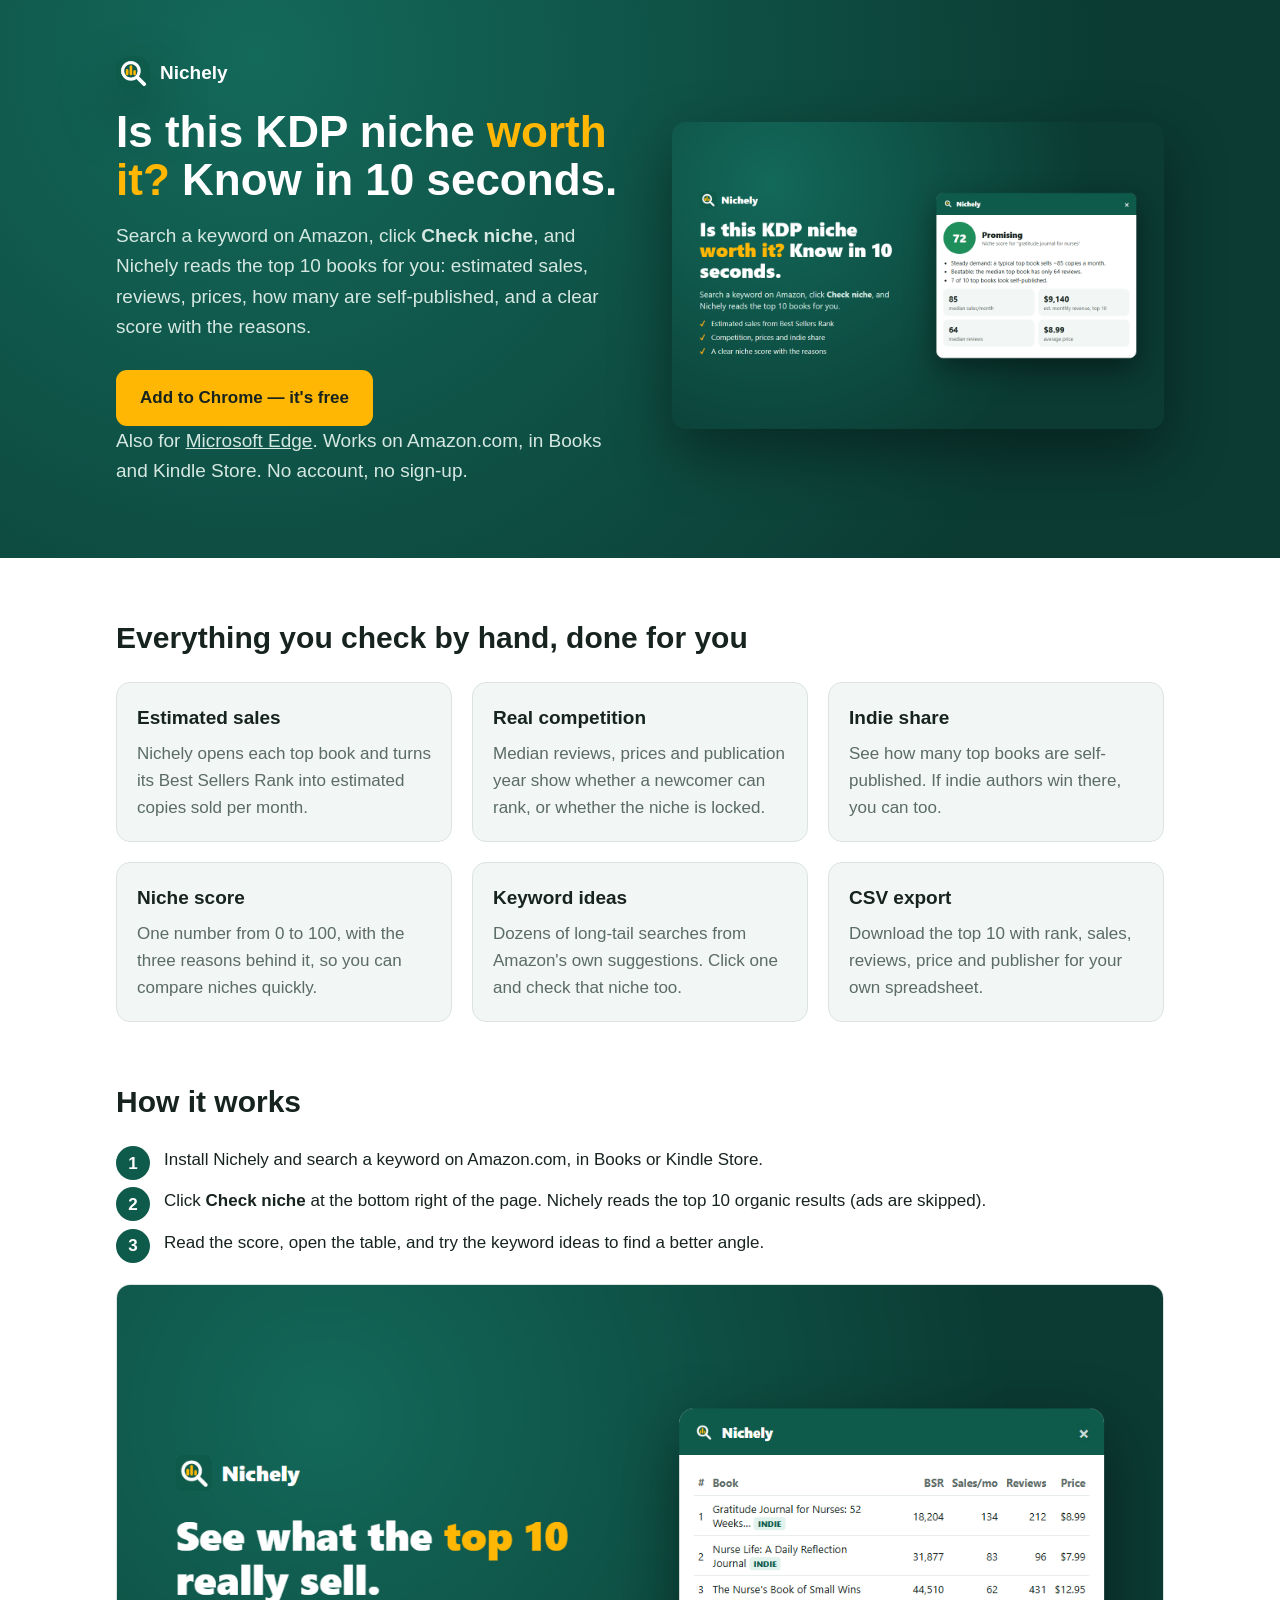
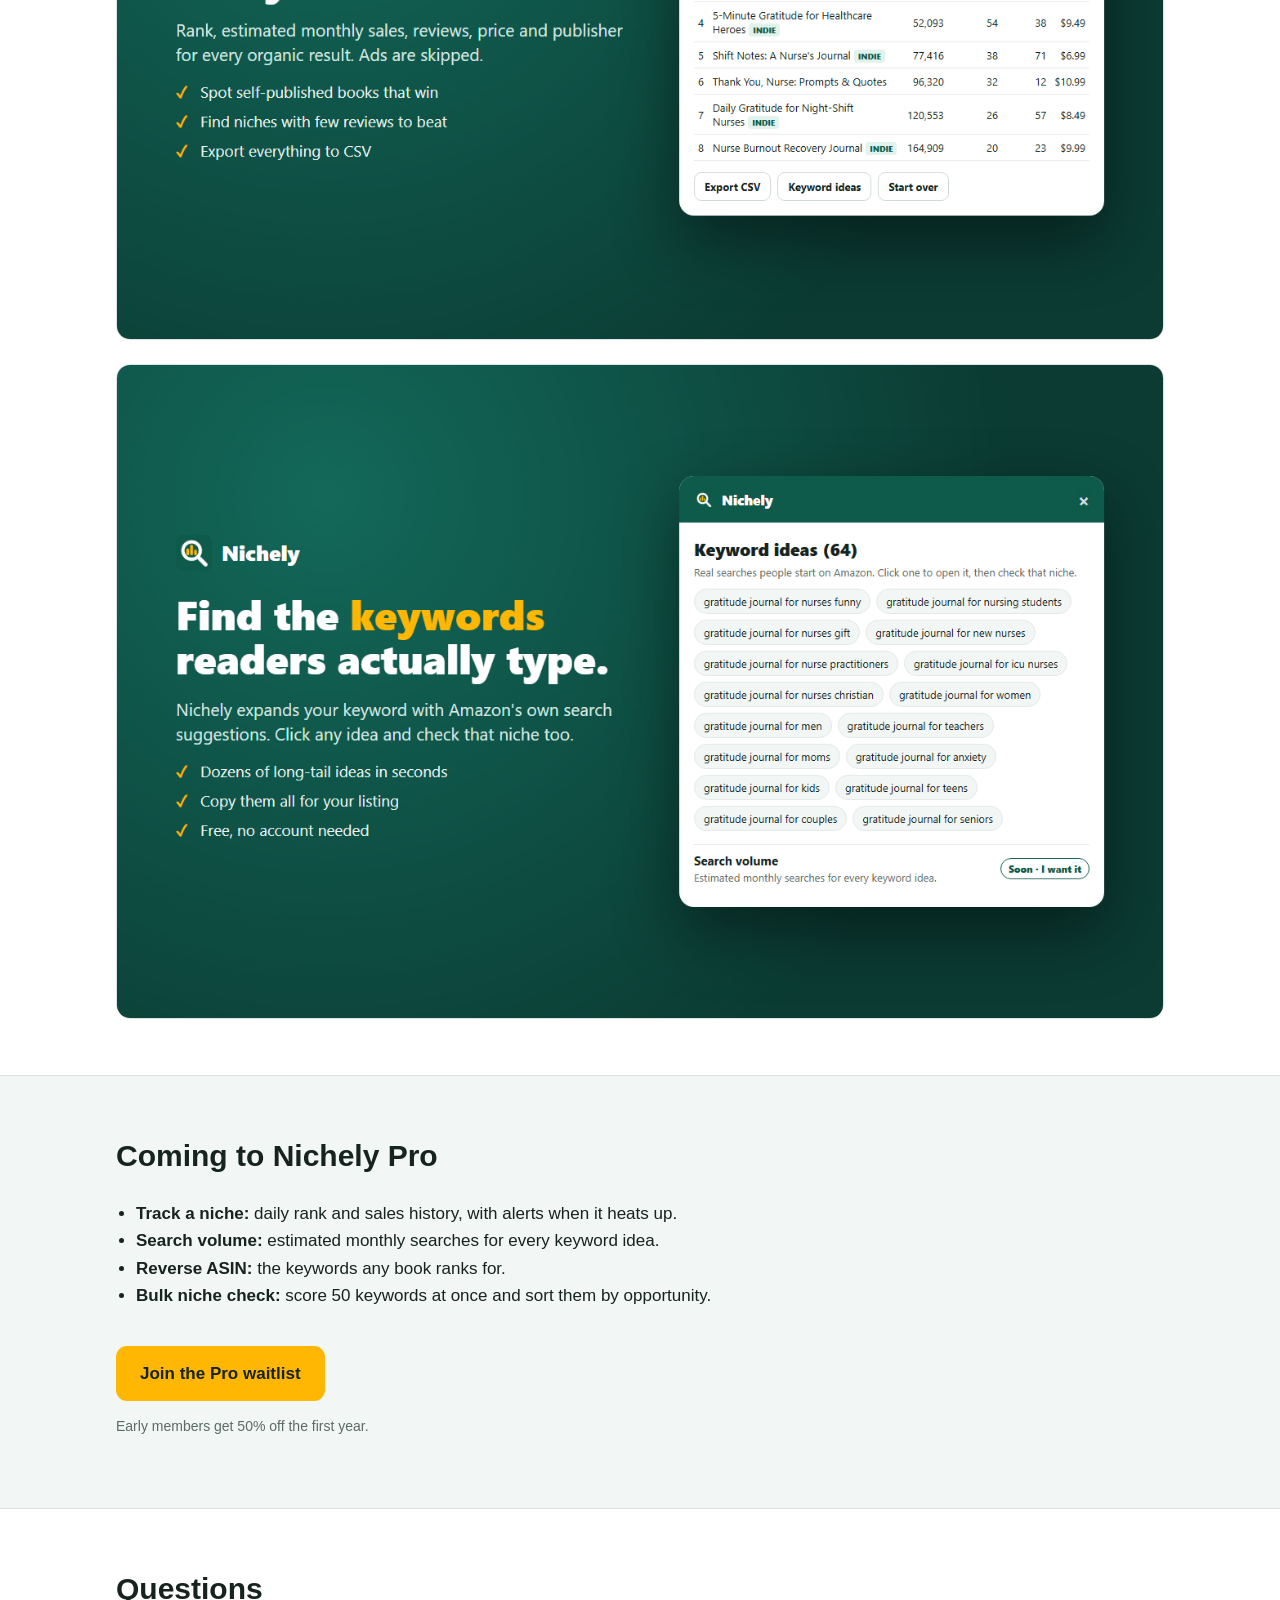
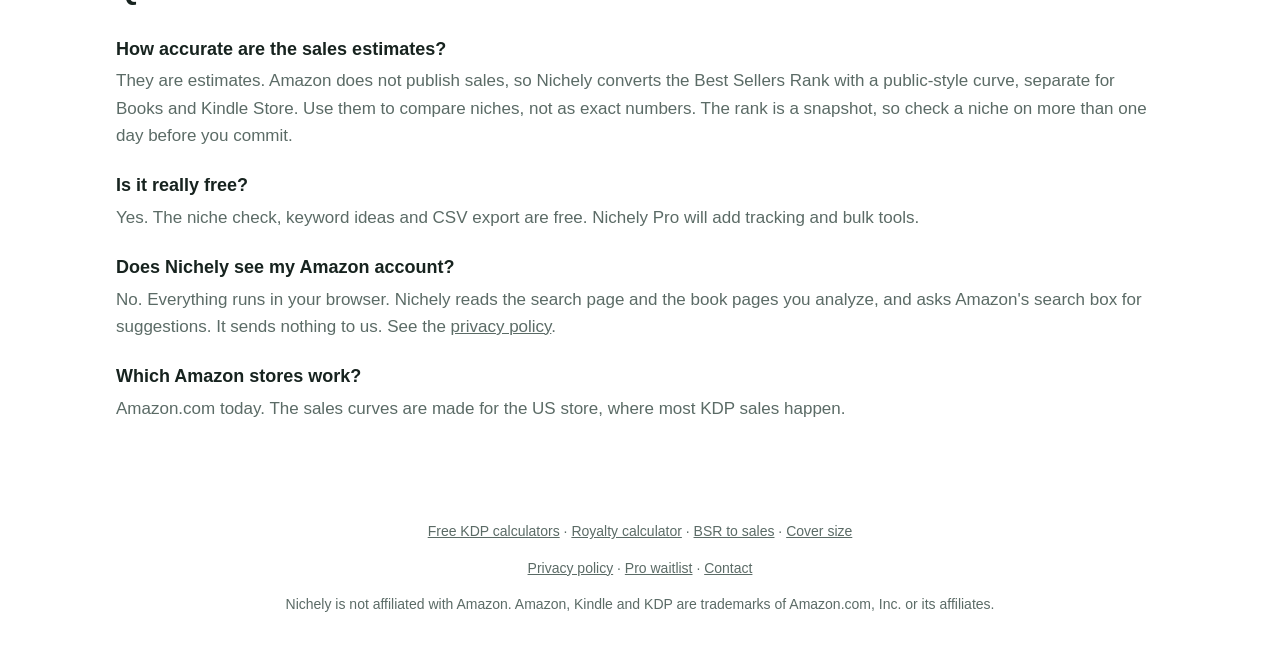
<file: index.html>
<!doctype html>
<html lang="en">
  <head>
    <meta charset="utf-8" />
    <meta name="viewport" content="width=device-width, initial-scale=1" />
    <title>Nichely — Free KDP Niche and Keyword Research for Amazon Books</title>
    <meta name="description" content="Free Chrome extension for KDP authors: check any Amazon book niche in one click with estimated sales from BSR, competition, prices, indie share, a niche score and keyword ideas." />
    <link rel="canonical" href="https://tubetools.online/nichely/" />
    <meta property="og:type" content="website" />
    <meta property="og:title" content="Nichely — Is this KDP niche worth it? Know in 10 seconds" />
    <meta property="og:description" content="Estimated sales of the top 10 books, competition, indie share and keyword ideas, right on Amazon. Free Chrome extension." />
    <meta property="og:url" content="https://tubetools.online/nichely/" />
    <meta property="og:image" content="https://tubetools.online/nichely/img/shot-1.png" />
    <meta name="twitter:card" content="summary_large_image" />
    <link rel="icon" href="icon128.png" />
    <link rel="stylesheet" href="style.css" />
    <script>window.dataLayer=window.dataLayer||[];function gtag(){dataLayer.push(arguments);}gtag('consent','default',{ad_storage:'denied',ad_user_data:'denied',ad_personalization:'denied',analytics_storage:'denied',region:["AT","BE","BG","HR","CY","CZ","DK","EE","FI","FR","DE","GR","HU","IE","IT","LV","LT","LU","MT","NL","PL","PT","RO","SK","SI","ES","SE","IS","LI","NO","GB","CH"],wait_for_update:500});gtag('consent','default',{ad_storage:'granted',ad_user_data:'granted',ad_personalization:'granted',analytics_storage:'granted'});gtag('js',new Date());gtag('config','G-MKM07L3RLR');addEventListener('load',function(){setTimeout(function(){var s=document.createElement('script');s.async=true;s.src='https://www.googletagmanager.com/gtag/js?id=G-MKM07L3RLR';document.head.appendChild(s);},1200);});</script>
  </head>
  <body>
    <section class="hero">
      <div class="inner">
        <div>
          <a href="./" class="logo"><img src="icon128.png" alt="" width="34" height="34" />Nichely</a>
          <h1>Is this KDP niche <em>worth it?</em> Know in 10 seconds.</h1>
          <p>Search a keyword on Amazon, click <strong>Check niche</strong>, and Nichely reads the top 10 books for you:
            estimated sales, reviews, prices, how many are self-published, and a clear score with the reasons.</p>
          <a class="btn" id="store" href="https://chromewebstore.google.com/detail/nmldckeaoldbfkfnenpbclfnhpfdpnnp" rel="noopener">Add to Chrome — it's free</a>
          <p class="note">Also for <a href="https://microsoftedge.microsoft.com/addons/detail/bonibheegdndobbocninmpcepdjngnfj" rel="noopener">Microsoft Edge</a>. Works on Amazon.com, in Books and Kindle Store. No account, no sign-up.</p>
        </div>
        <img src="img/shot-1.png" alt="Nichely panel showing a niche score of 72, estimated sales and median reviews" width="1280" height="800" />
      </div>
    </section>

    <section class="section">
      <div class="inner">
        <h2>Everything you check by hand, done for you</h2>
        <div class="grid">
          <div class="card"><h3>Estimated sales</h3><p>Nichely opens each top book and turns its Best Sellers Rank into estimated copies sold per month.</p></div>
          <div class="card"><h3>Real competition</h3><p>Median reviews, prices and publication year show whether a newcomer can rank, or whether the niche is locked.</p></div>
          <div class="card"><h3>Indie share</h3><p>See how many top books are self-published. If indie authors win there, you can too.</p></div>
          <div class="card"><h3>Niche score</h3><p>One number from 0 to 100, with the three reasons behind it, so you can compare niches quickly.</p></div>
          <div class="card"><h3>Keyword ideas</h3><p>Dozens of long-tail searches from Amazon's own suggestions. Click one and check that niche too.</p></div>
          <div class="card"><h3>CSV export</h3><p>Download the top 10 with rank, sales, reviews, price and publisher for your own spreadsheet.</p></div>
        </div>
      </div>
    </section>

    <section class="section" style="padding-top:0">
      <div class="inner">
        <h2>How it works</h2>
        <ol class="steps">
          <li>Install Nichely and search a keyword on Amazon.com, in Books or Kindle Store.</li>
          <li>Click <strong>Check niche</strong> at the bottom right of the page. Nichely reads the top 10 organic results (ads are skipped).</li>
          <li>Read the score, open the table, and try the keyword ideas to find a better angle.</li>
        </ol>
        <div class="shots" style="margin-top:28px">
          <img src="img/shot-2.png" alt="Table of the top 10 books with rank, estimated monthly sales, reviews and price" width="1280" height="800" loading="lazy" />
          <img src="img/shot-3.png" alt="Keyword ideas from Amazon search suggestions" width="1280" height="800" loading="lazy" />
        </div>
      </div>
    </section>

    <section class="section pro">
      <div class="inner">
        <h2>Coming to Nichely Pro</h2>
        <ul>
          <li><strong>Track a niche:</strong> daily rank and sales history, with alerts when it heats up.</li>
          <li><strong>Search volume:</strong> estimated monthly searches for every keyword idea.</li>
          <li><strong>Reverse ASIN:</strong> the keywords any book ranks for.</li>
          <li><strong>Bulk niche check:</strong> score 50 keywords at once and sort them by opportunity.</li>
        </ul>
        <a class="btn" href="pro/?from=web">Join the Pro waitlist</a>
        <p class="muted small">Early members get 50% off the first year.</p>
      </div>
    </section>

    <section class="section faq">
      <div class="inner">
        <h2>Questions</h2>
        <h3>How accurate are the sales estimates?</h3>
        <p>They are estimates. Amazon does not publish sales, so Nichely converts the Best Sellers Rank with a public-style
          curve, separate for Books and Kindle Store. Use them to compare niches, not as exact numbers. The rank is a
          snapshot, so check a niche on more than one day before you commit.</p>
        <h3>Is it really free?</h3>
        <p>Yes. The niche check, keyword ideas and CSV export are free. Nichely Pro will add tracking and bulk tools.</p>
        <h3>Does Nichely see my Amazon account?</h3>
        <p>No. Everything runs in your browser. Nichely reads the search page and the book pages you analyze, and asks
          Amazon's search box for suggestions. It sends nothing to us. See the <a href="privacy.html">privacy policy</a>.</p>
        <h3>Which Amazon stores work?</h3>
        <p>Amazon.com today. The sales curves are made for the US store, where most KDP sales happen.</p>
      </div>
    </section>

    <footer>
      <p><a href="tools/">Free KDP calculators</a> · <a href="kdp-royalty-calculator/">Royalty calculator</a> · <a href="bsr-calculator/">BSR to sales</a> · <a href="kdp-cover-size-calculator/">Cover size</a></p>
      <p><a href="privacy.html">Privacy policy</a> · <a href="pro/?from=web">Pro waitlist</a> · <a href="mailto:leafpost.dev@gmail.com">Contact</a></p>
      <p>Nichely is not affiliated with Amazon. Amazon, Kindle and KDP are trademarks of Amazon.com, Inc. or its affiliates.</p>
    </footer>
  </body>
</html>
</file>
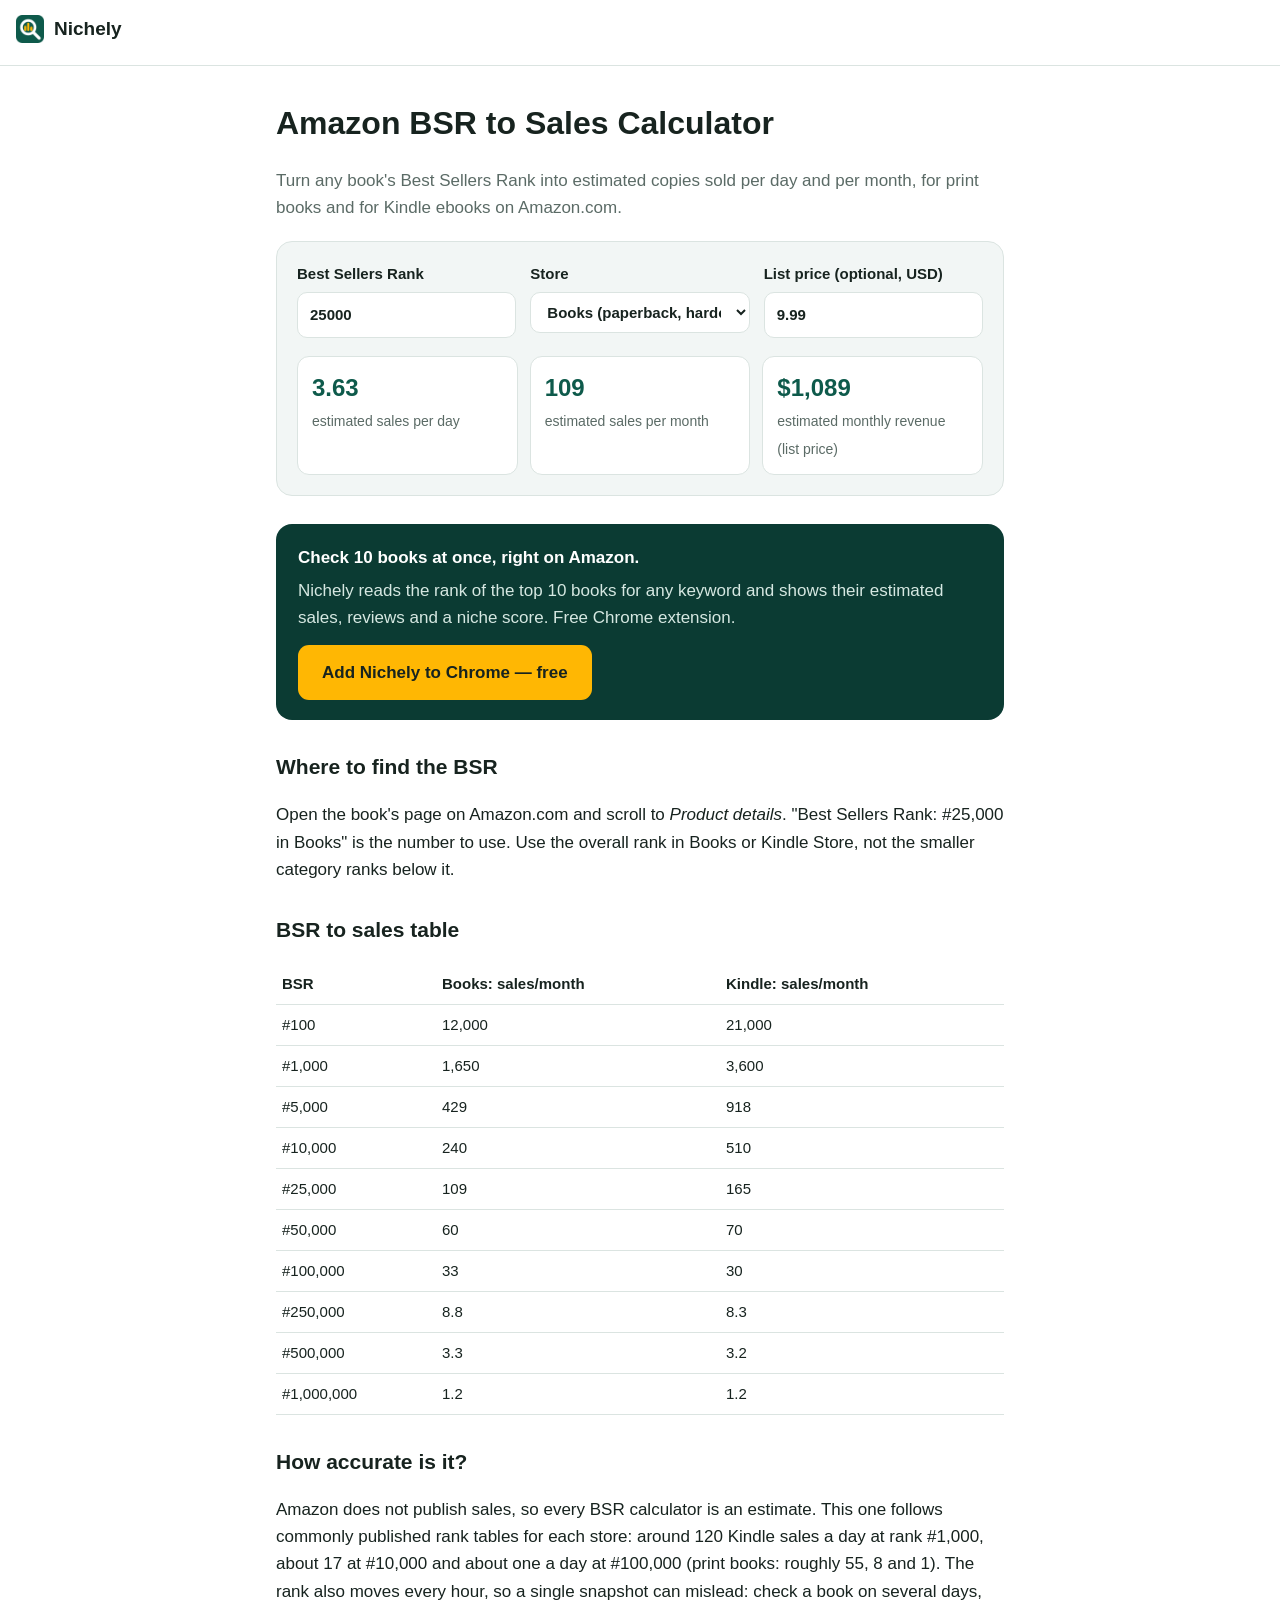
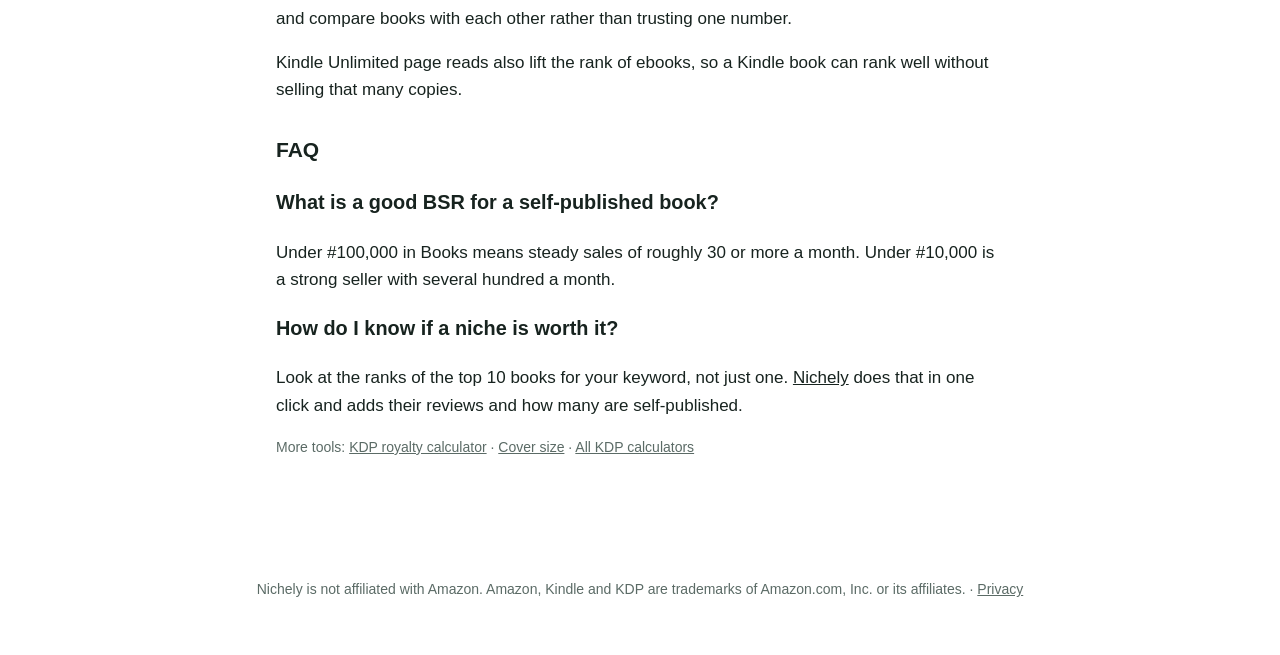
<file: bsr-calculator/index.html>
<!doctype html>
<html lang="en">
  <head>
    <meta charset="utf-8" />
    <meta name="viewport" content="width=device-width, initial-scale=1" />
    <title>Amazon BSR to Sales Calculator for Books & Kindle (2026) — Nichely</title>
    <meta name="description" content="Free Amazon BSR calculator: turn a Best Sellers Rank into estimated daily and monthly sales for paperbacks and Kindle ebooks, plus a rank-to-sales table." />
    <link rel="canonical" href="https://tubetools.online/nichely/bsr-calculator/" />
    <meta property="og:title" content="Amazon BSR to Sales Calculator for Books & Kindle" />
    <meta property="og:image" content="https://tubetools.online/nichely/img/shot-2.png" />
    <link rel="icon" href="../icon128.png" />
    <link rel="stylesheet" href="../style.css" />
    <script>window.dataLayer=window.dataLayer||[];function gtag(){dataLayer.push(arguments);}gtag('consent','default',{ad_storage:'denied',ad_user_data:'denied',ad_personalization:'denied',analytics_storage:'denied',region:["AT","BE","BG","HR","CY","CZ","DK","EE","FI","FR","DE","GR","HU","IE","IT","LV","LT","LU","MT","NL","PL","PT","RO","SK","SI","ES","SE","IS","LI","NO","GB","CH"],wait_for_update:500});gtag('consent','default',{ad_storage:'granted',ad_user_data:'granted',ad_personalization:'granted',analytics_storage:'granted'});gtag('js',new Date());gtag('config','G-MKM07L3RLR');addEventListener('load',function(){setTimeout(function(){var s=document.createElement('script');s.async=true;s.src='https://www.googletagmanager.com/gtag/js?id=G-MKM07L3RLR';document.head.appendChild(s);},1200);});</script>
    <script src="../calc.js"></script>
  </head>
  <body>
    <header class="top"><a href="../" class="logo"><img src="../icon128.png" alt="" width="28" height="28" />Nichely</a></header>
    <main class="doc">
      <h1>Amazon BSR to Sales Calculator</h1>
      <p class="muted">Turn any book's Best Sellers Rank into estimated copies sold per day and per month, for print books
        and for Kindle ebooks on Amazon.com.</p>

      <form class="calc" id="bsr" onsubmit="return false">
        <div class="inputs">
          <label>Best Sellers Rank<input name="bsr" type="number" min="1" step="1" value="25000" /></label>
          <label>Store<select name="store"><option value="books">Books (paperback, hardcover)</option><option value="kindle">Kindle Store (ebook)</option></select></label>
          <label>List price (optional, USD)<input name="price" type="number" min="0" step="0.01" value="9.99" /></label>
        </div>
        <div class="results">
          <div class="result"><b id="b-day">–</b><span>estimated sales per day</span></div>
          <div class="result"><b id="b-month">–</b><span>estimated sales per month</span></div>
          <div class="result"><b id="b-rev">–</b><span>estimated monthly revenue (list price)</span></div>
        </div>
      </form>

      <div class="cta">
        <strong>Check 10 books at once, right on Amazon.</strong>
        <p>Nichely reads the rank of the top 10 books for any keyword and shows their estimated sales, reviews and a niche score. Free Chrome extension.</p>
        <a class="btn" href="https://chromewebstore.google.com/detail/nmldckeaoldbfkfnenpbclfnhpfdpnnp" rel="noopener">Add Nichely to Chrome — free</a>
      </div>

      <h2>Where to find the BSR</h2>
      <p>Open the book's page on Amazon.com and scroll to <em>Product details</em>. "Best Sellers Rank: #25,000 in Books"
        is the number to use. Use the overall rank in Books or Kindle Store, not the smaller category ranks below it.</p>

      <h2>BSR to sales table</h2>
      <table class="ref" id="table"><thead><tr><th>BSR</th><th>Books: sales/month</th><th>Kindle: sales/month</th></tr></thead><tbody></tbody></table>

      <h2>How accurate is it?</h2>
      <p>Amazon does not publish sales, so every BSR calculator is an estimate. This one follows commonly published rank tables for
        each store: around 120 Kindle sales a day at rank #1,000, about 17 at #10,000 and about one a day at #100,000 (print
        books: roughly 55, 8 and 1). The rank also moves every hour, so a single snapshot can mislead: check a book on several days, and
        compare books with each other rather than trusting one number.</p>
      <p>Kindle Unlimited page reads also lift the rank of ebooks, so a Kindle book can rank well without selling that many
        copies.</p>

      <h2>FAQ</h2>
      <h3>What is a good BSR for a self-published book?</h3>
      <p>Under #100,000 in Books means steady sales of roughly 30 or more a month. Under #10,000 is a strong seller with several
        hundred a month.</p>
      <h3>How do I know if a niche is worth it?</h3>
      <p>Look at the ranks of the top 10 books for your keyword, not just one. <a href="../">Nichely</a> does that in one click
        and adds their reviews and how many are self-published.</p>
      <p class="muted small">More tools: <a href="../kdp-royalty-calculator/">KDP royalty calculator</a> · <a href="../kdp-cover-size-calculator/">Cover size</a> · <a href="../tools/">All KDP calculators</a></p>
    </main>
    <footer><p>Nichely is not affiliated with Amazon. Amazon, Kindle and KDP are trademarks of Amazon.com, Inc. or its affiliates. · <a href="../privacy.html">Privacy</a></p></footer>
    <script>
    (function () {
      var form = document.getElementById('bsr');
      var num = function (n, d) { return n === null ? '–' : n.toLocaleString('en-US', { maximumFractionDigits: d, minimumFractionDigits: d }); };
      function update() {
        var f = form.elements;
        var day = KDP.salesPerDay(parseInt(f.bsr.value, 10), f.store.value);
        var month = day === null ? null : day * 30;
        var price = parseFloat(f.price.value);
        document.getElementById('b-day').textContent = num(day, day !== null && day < 10 ? 2 : 0);
        document.getElementById('b-month').textContent = num(month, month !== null && month < 10 ? 1 : 0);
        document.getElementById('b-rev').textContent = month !== null && price > 0 ? '$' + num(month * price, 0) : '–';
      }
      form.addEventListener('input', update);
      update();
      var rows = [100, 1000, 5000, 10000, 25000, 50000, 100000, 250000, 500000, 1000000];
      document.querySelector('#table tbody').innerHTML = rows.map(function (r) {
        var b = KDP.salesPerDay(r, 'books') * 30, k = KDP.salesPerDay(r, 'kindle') * 30;
        return '<tr><td>#' + r.toLocaleString('en-US') + '</td><td>' + num(b, b < 10 ? 1 : 0) + '</td><td>' + num(k, k < 10 ? 1 : 0) + '</td></tr>';
      }).join('');
    })();
    </script>
  </body>
</html>
</file>
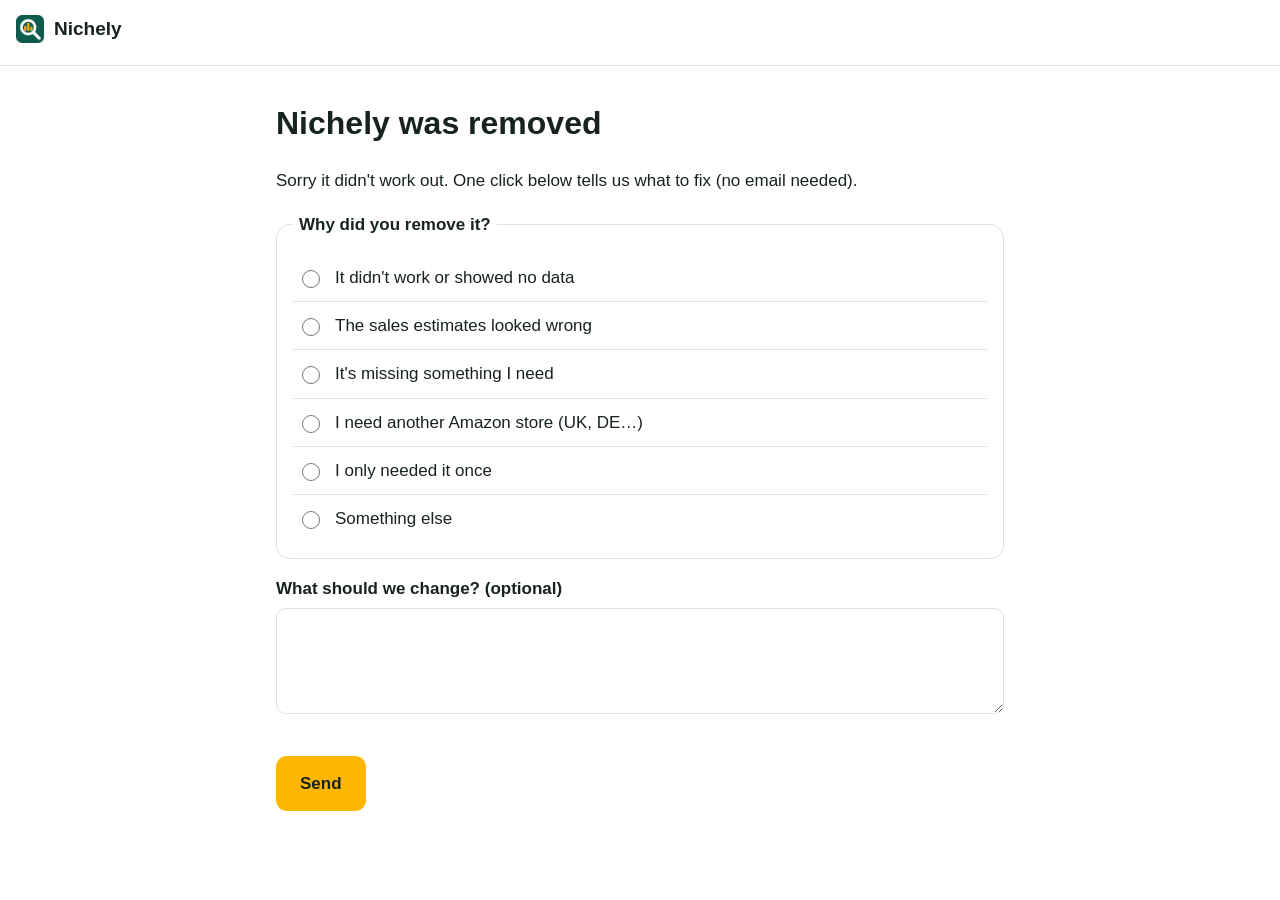
<file: bye/index.html>
<!doctype html>
<html lang="en">
  <head>
    <meta charset="utf-8" />
    <meta name="viewport" content="width=device-width, initial-scale=1" />
    <title>Nichely was removed</title>
    <meta name="description" content="Tell us why you removed Nichely." />
    <meta name="robots" content="noindex" />
    <link rel="icon" href="../icon128.png" />
    <link rel="stylesheet" href="../style.css" />
    <script>window.dataLayer=window.dataLayer||[];function gtag(){dataLayer.push(arguments);}gtag('consent','default',{ad_storage:'denied',ad_user_data:'denied',ad_personalization:'denied',analytics_storage:'denied',region:["AT","BE","BG","HR","CY","CZ","DK","EE","FI","FR","DE","GR","HU","IE","IT","LV","LT","LU","MT","NL","PL","PT","RO","SK","SI","ES","SE","IS","LI","NO","GB","CH"],wait_for_update:500});gtag('consent','default',{ad_storage:'granted',ad_user_data:'granted',ad_personalization:'granted',analytics_storage:'granted'});gtag('js',new Date());gtag('config','G-MKM07L3RLR');addEventListener('load',function(){setTimeout(function(){var s=document.createElement('script');s.async=true;s.src='https://www.googletagmanager.com/gtag/js?id=G-MKM07L3RLR';document.head.appendChild(s);},1200);});</script>
  </head>
  <body>
    <header class="top"><a href="../" class="logo"><img src="../icon128.png" alt="" width="28" height="28" />Nichely</a></header>
    <main class="doc">
      <h1>Nichely was removed</h1>
      <p>Sorry it didn't work out. One click below tells us what to fix (no email needed).</p>
      <form id="bye" class="waitlist">
        <fieldset>
          <legend>Why did you remove it?</legend>
          <label class="feature"><input type="radio" name="why" value="not-working" required /><span>It didn't work or showed no data</span></label>
          <label class="feature"><input type="radio" name="why" value="estimates" /><span>The sales estimates looked wrong</span></label>
          <label class="feature"><input type="radio" name="why" value="missing" /><span>It's missing something I need</span></label>
          <label class="feature"><input type="radio" name="why" value="other-store" /><span>I need another Amazon store (UK, DE…)</span></label>
          <label class="feature"><input type="radio" name="why" value="one-off" /><span>I only needed it once</span></label>
          <label class="feature"><input type="radio" name="why" value="other" /><span>Something else</span></label>
        </fieldset>
        <label class="field"><span>What should we change? (optional)</span><textarea name="comment" rows="3" maxlength="1000"></textarea></label>
        <button class="btn" type="submit" style="border:0;cursor:pointer;font:inherit;font-weight:800">Send</button>
        <p class="form-msg" role="alert" hidden></p>
      </form>
      <p id="thanks" class="thanks" role="status" hidden>Thanks, that really helps. If you change your mind, Nichely is <a href="https://chromewebstore.google.com/detail/nmldckeaoldbfkfnenpbclfnhpfdpnnp">here</a>.</p>
    </main>
    <script>
    (function () {
      // Same Google Form as the Pro waitlist; Source "nichely-uninstall" keeps these answers apart.
      var FORM = {
        action: 'https://docs.google.com/forms/d/e/1FAIpQLScdXcUCX0gxzC544GPy_v9pci35rMe7un0DrUK7RWMeKzT53w/formResponse',
        entry: { features: 'entry.75689870', comment: 'entry.1451580480', source: 'entry.1357422267' },
      };
      var version = (new URLSearchParams(location.search).get('v') || '').replace(/[^0-9.]/g, '').slice(0, 12);
      var form = document.getElementById('bye');
      gtag('event', 'nichely_uninstall', { version: version });
      form.addEventListener('submit', function (e) {
        e.preventDefault();
        var why = form.elements.why.value;
        var body = new URLSearchParams();
        body.append(FORM.entry.features, 'nichely:uninstall-' + why);
        body.append(FORM.entry.comment, form.elements.comment.value.trim());
        body.append(FORM.entry.source, ['nichely-uninstall', version && 'v' + version].filter(Boolean).join(' | '));
        form.querySelector('button').disabled = true;
        fetch(FORM.action, { method: 'POST', mode: 'no-cors', body: body }).then(function () {
          gtag('event', 'nichely_uninstall_reason', { reason: why });
          form.hidden = true;
          document.getElementById('thanks').hidden = false;
        }, function () {
          var msg = form.querySelector('.form-msg');
          msg.textContent = 'Something went wrong. Please try again in a minute.';
          msg.hidden = false;
          form.querySelector('button').disabled = false;
        });
      });
    })();
    </script>
  </body>
</html>
</file>
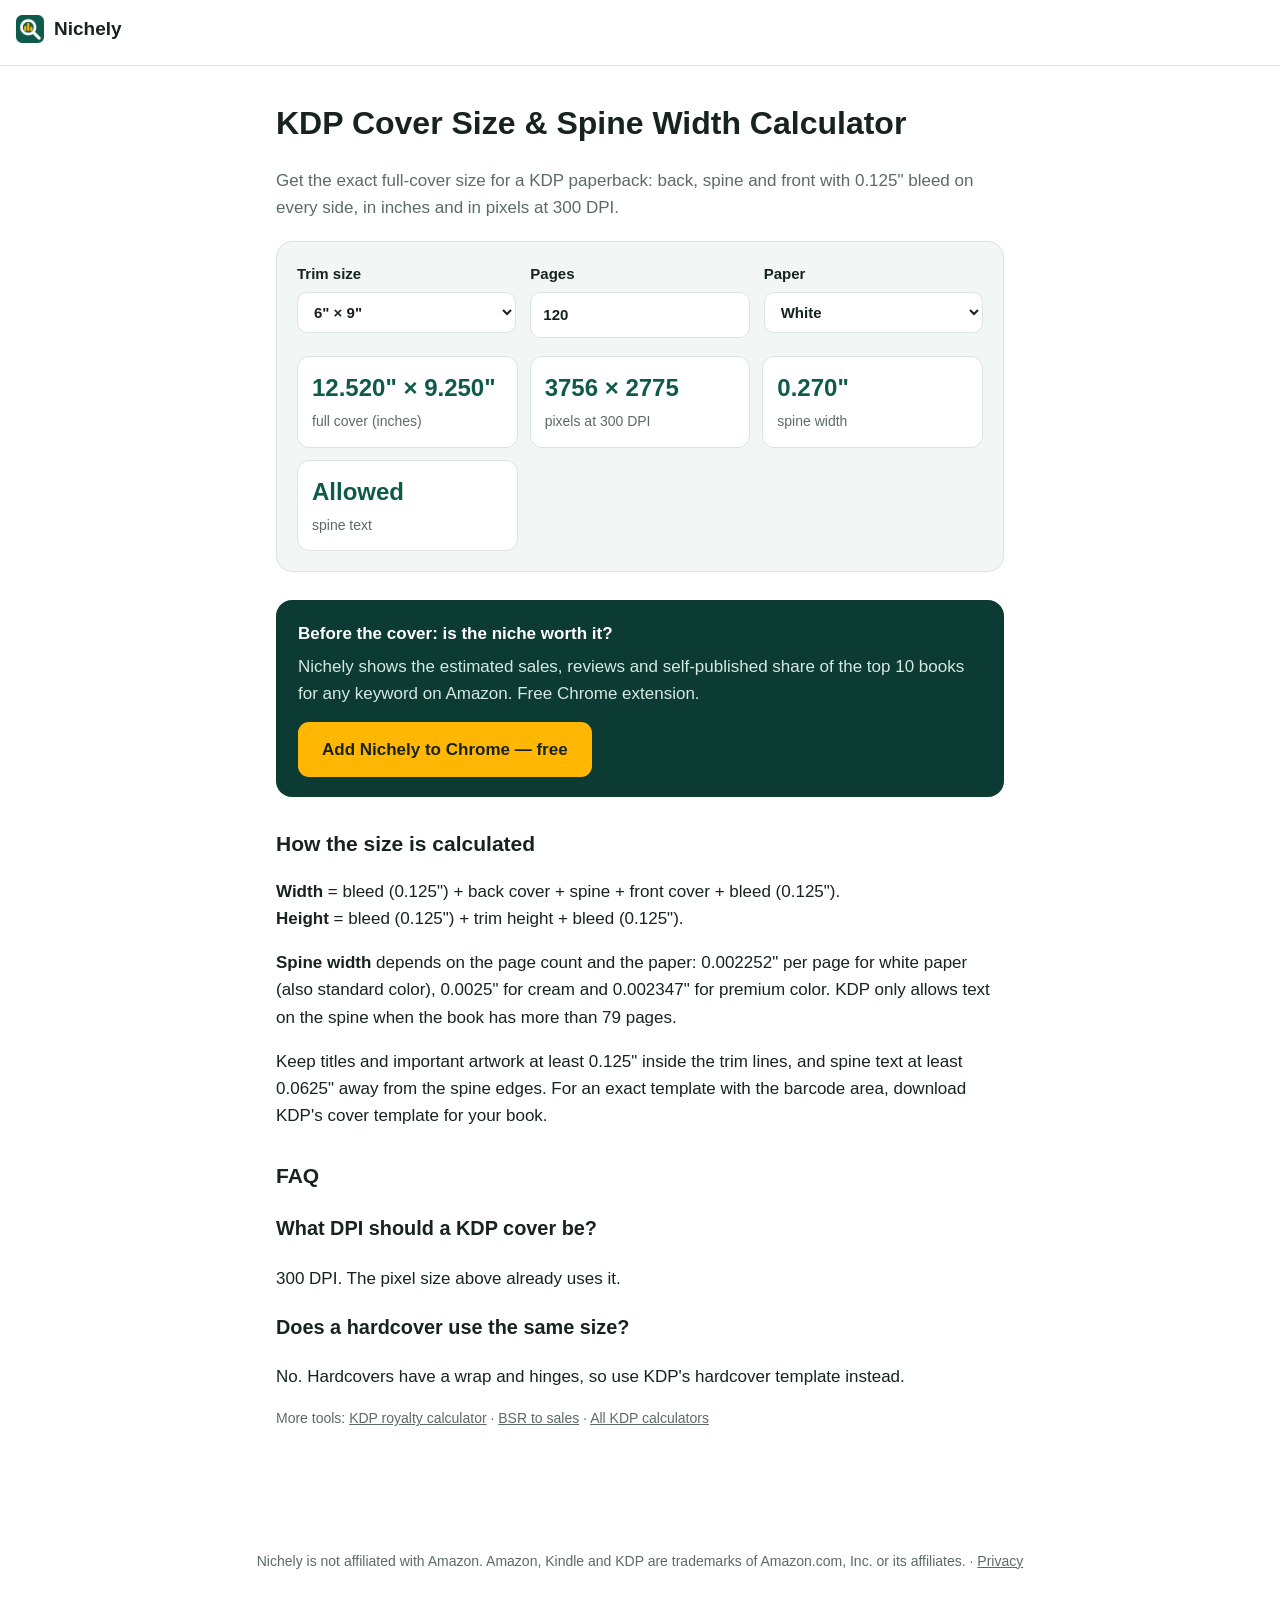
<file: kdp-cover-size-calculator/index.html>
<!doctype html>
<html lang="en">
  <head>
    <meta charset="utf-8" />
    <meta name="viewport" content="width=device-width, initial-scale=1" />
    <title>KDP Cover Size & Spine Width Calculator (Paperback) — Nichely</title>
    <meta name="description" content="Free KDP paperback cover calculator: spine width for white, cream or color paper, full cover size with bleed in inches and pixels at 300 DPI." />
    <link rel="canonical" href="https://tubetools.online/nichely/kdp-cover-size-calculator/" />
    <meta property="og:title" content="KDP Cover Size & Spine Width Calculator" />
    <meta property="og:image" content="https://tubetools.online/nichely/img/shot-1.png" />
    <link rel="icon" href="../icon128.png" />
    <link rel="stylesheet" href="../style.css" />
    <script>window.dataLayer=window.dataLayer||[];function gtag(){dataLayer.push(arguments);}gtag('consent','default',{ad_storage:'denied',ad_user_data:'denied',ad_personalization:'denied',analytics_storage:'denied',region:["AT","BE","BG","HR","CY","CZ","DK","EE","FI","FR","DE","GR","HU","IE","IT","LV","LT","LU","MT","NL","PL","PT","RO","SK","SI","ES","SE","IS","LI","NO","GB","CH"],wait_for_update:500});gtag('consent','default',{ad_storage:'granted',ad_user_data:'granted',ad_personalization:'granted',analytics_storage:'granted'});gtag('js',new Date());gtag('config','G-MKM07L3RLR');addEventListener('load',function(){setTimeout(function(){var s=document.createElement('script');s.async=true;s.src='https://www.googletagmanager.com/gtag/js?id=G-MKM07L3RLR';document.head.appendChild(s);},1200);});</script>
    <script src="../calc.js"></script>
  </head>
  <body>
    <header class="top"><a href="../" class="logo"><img src="../icon128.png" alt="" width="28" height="28" />Nichely</a></header>
    <main class="doc">
      <h1>KDP Cover Size & Spine Width Calculator</h1>
      <p class="muted">Get the exact full-cover size for a KDP paperback: back, spine and front with 0.125" bleed on every
        side, in inches and in pixels at 300 DPI.</p>

      <form class="calc" id="cover" onsubmit="return false">
        <div class="inputs">
          <label>Trim size<select name="trim">
            <option value="5x8">5" × 8"</option><option value="5.25x8">5.25" × 8"</option><option value="5.5x8.5">5.5" × 8.5"</option>
            <option value="6x9" selected>6" × 9"</option><option value="7x10">7" × 10"</option><option value="8x10">8" × 10"</option>
            <option value="8.25x11">8.25" × 11"</option><option value="8.5x8.5">8.5" × 8.5"</option><option value="8.5x11">8.5" × 11"</option>
          </select></label>
          <label>Pages<input name="pages" type="number" min="24" max="828" step="2" value="120" /></label>
          <label>Paper<select name="paper"><option value="white">White</option><option value="cream">Cream</option><option value="standard">Standard color</option><option value="premium">Premium color</option></select></label>
        </div>
        <div class="results">
          <div class="result"><b id="c-size">–</b><span>full cover (inches)</span></div>
          <div class="result"><b id="c-px">–</b><span>pixels at 300 DPI</span></div>
          <div class="result"><b id="c-spine">–</b><span>spine width</span></div>
          <div class="result"><b id="c-text">–</b><span>spine text</span></div>
        </div>
      </form>

      <div class="cta">
        <strong>Before the cover: is the niche worth it?</strong>
        <p>Nichely shows the estimated sales, reviews and self-published share of the top 10 books for any keyword on Amazon. Free Chrome extension.</p>
        <a class="btn" href="https://chromewebstore.google.com/detail/nmldckeaoldbfkfnenpbclfnhpfdpnnp" rel="noopener">Add Nichely to Chrome — free</a>
      </div>

      <h2>How the size is calculated</h2>
      <p><strong>Width</strong> = bleed (0.125") + back cover + spine + front cover + bleed (0.125").<br />
        <strong>Height</strong> = bleed (0.125") + trim height + bleed (0.125").</p>
      <p><strong>Spine width</strong> depends on the page count and the paper: 0.002252" per page for white paper (also standard
        color), 0.0025" for cream and 0.002347" for premium color. KDP only allows text on the spine when the book has more than 79 pages.</p>
      <p>Keep titles and important artwork at least 0.125" inside the trim lines, and spine text at least 0.0625" away from the
        spine edges. For an exact template with the barcode area, download KDP's cover template for your book.</p>

      <h2>FAQ</h2>
      <h3>What DPI should a KDP cover be?</h3>
      <p>300 DPI. The pixel size above already uses it.</p>
      <h3>Does a hardcover use the same size?</h3>
      <p>No. Hardcovers have a wrap and hinges, so use KDP's hardcover template instead.</p>
      <p class="muted small">More tools: <a href="../kdp-royalty-calculator/">KDP royalty calculator</a> · <a href="../bsr-calculator/">BSR to sales</a> · <a href="../tools/">All KDP calculators</a></p>
    </main>
    <footer><p>Nichely is not affiliated with Amazon. Amazon, Kindle and KDP are trademarks of Amazon.com, Inc. or its affiliates. · <a href="../privacy.html">Privacy</a></p></footer>
    <script>
    (function () {
      var form = document.getElementById('cover');
      function update() {
        var f = form.elements;
        var t = f.trim.value.split('x').map(parseFloat);
        var c = KDP.coverSize(t[0], t[1], parseInt(f.pages.value, 10), f.paper.value);
        document.getElementById('c-size').textContent = c ? c.width.toFixed(3) + '" × ' + c.height.toFixed(3) + '"' : '–';
        document.getElementById('c-px').textContent = c ? c.px.width + ' × ' + c.px.height : '–';
        document.getElementById('c-spine').textContent = c ? c.spine.toFixed(3) + '"' : '–';
        document.getElementById('c-text').textContent = c ? (c.spineText ? 'Allowed' : 'Not allowed (79 pages or fewer)') : '–';
      }
      form.addEventListener('input', update);
      update();
    })();
    </script>
  </body>
</html>
</file>
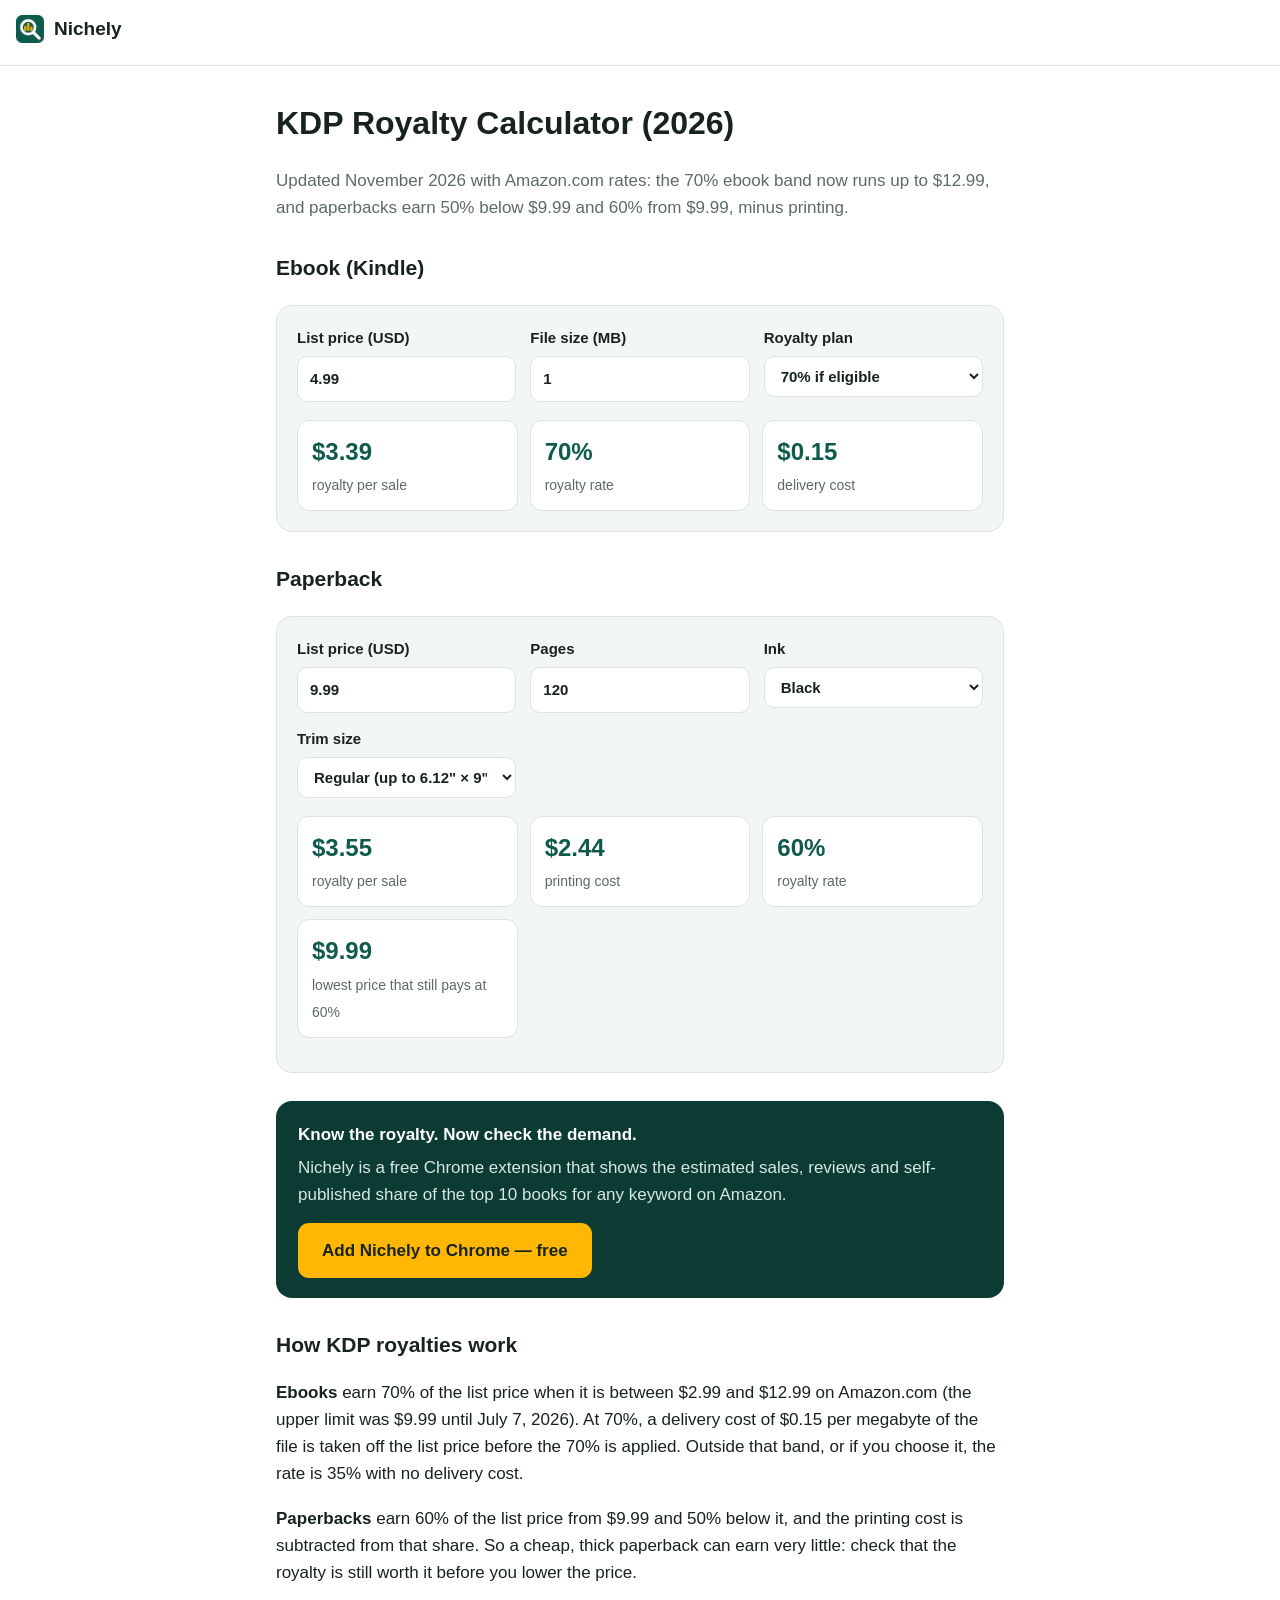
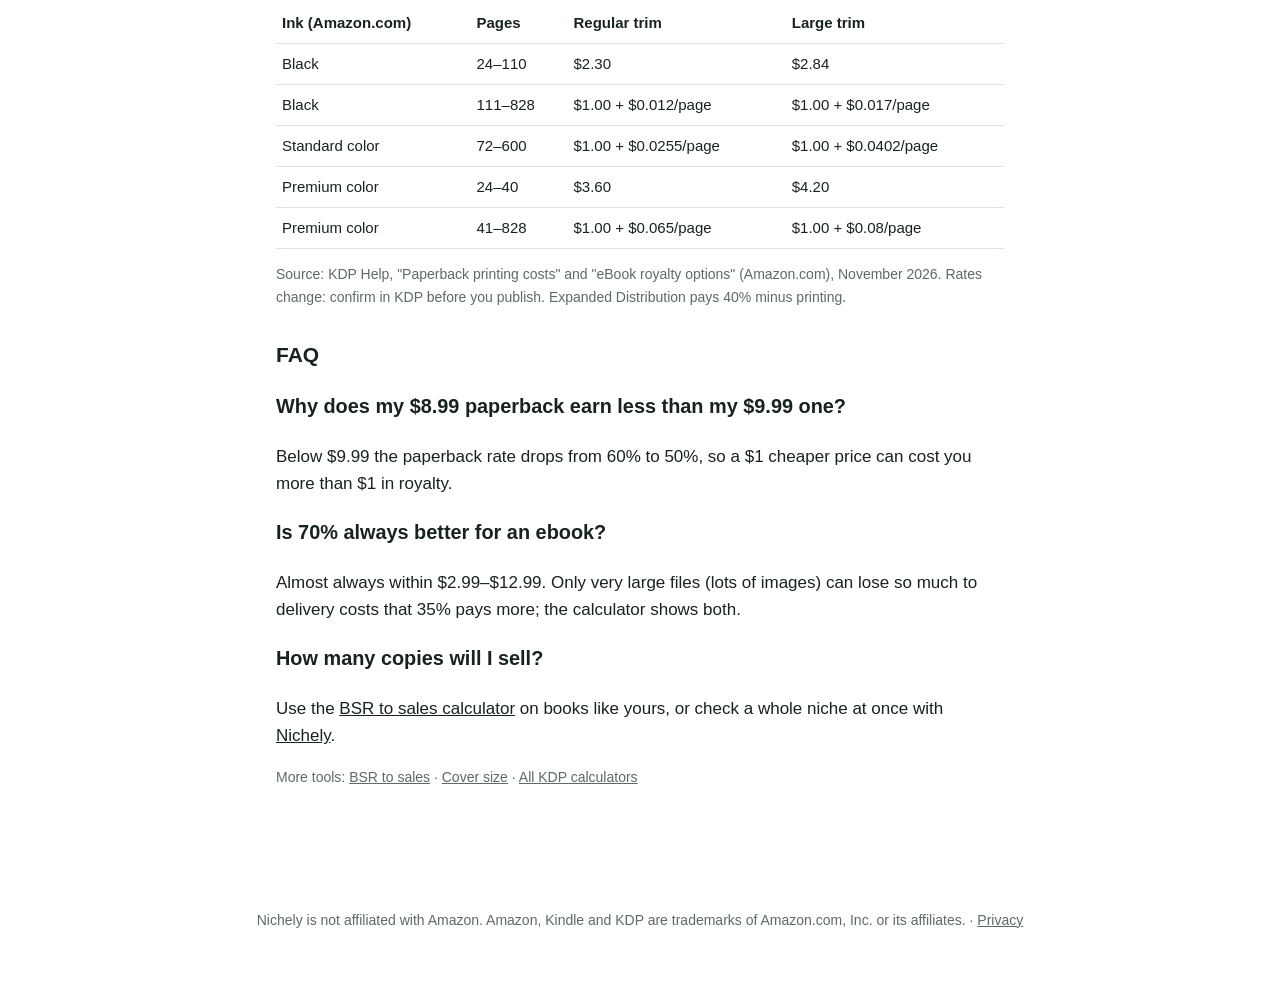
<file: kdp-royalty-calculator/index.html>
<!doctype html>
<html lang="en">
  <head>
    <meta charset="utf-8" />
    <meta name="viewport" content="width=device-width, initial-scale=1" />
    <title>KDP Royalty Calculator 2026 (Ebook & Paperback) — Nichely</title>
    <meta name="description" content="Free KDP royalty calculator with 2026 rates: ebook 70% band up to $12.99, paperback 50%/60% and exact Amazon.com printing costs for black and color ink." />
    <link rel="canonical" href="https://tubetools.online/nichely/kdp-royalty-calculator/" />
    <meta property="og:title" content="KDP Royalty Calculator 2026 (Ebook & Paperback)" />
    <meta property="og:image" content="https://tubetools.online/nichely/img/shot-1.png" />
    <link rel="icon" href="../icon128.png" />
    <link rel="stylesheet" href="../style.css" />
    <script>window.dataLayer=window.dataLayer||[];function gtag(){dataLayer.push(arguments);}gtag('consent','default',{ad_storage:'denied',ad_user_data:'denied',ad_personalization:'denied',analytics_storage:'denied',region:["AT","BE","BG","HR","CY","CZ","DK","EE","FI","FR","DE","GR","HU","IE","IT","LV","LT","LU","MT","NL","PL","PT","RO","SK","SI","ES","SE","IS","LI","NO","GB","CH"],wait_for_update:500});gtag('consent','default',{ad_storage:'granted',ad_user_data:'granted',ad_personalization:'granted',analytics_storage:'granted'});gtag('js',new Date());gtag('config','G-MKM07L3RLR');addEventListener('load',function(){setTimeout(function(){var s=document.createElement('script');s.async=true;s.src='https://www.googletagmanager.com/gtag/js?id=G-MKM07L3RLR';document.head.appendChild(s);},1200);});</script>
    <script src="../calc.js"></script>
  </head>
  <body>
    <header class="top"><a href="../" class="logo"><img src="../icon128.png" alt="" width="28" height="28" />Nichely</a></header>
    <main class="doc">
      <h1>KDP Royalty Calculator (2026)</h1>
      <p class="muted">Updated November 2026 with Amazon.com rates: the 70% ebook band now runs up to $12.99, and paperbacks
        earn 50% below $9.99 and 60% from $9.99, minus printing.</p>

      <h2>Ebook (Kindle)</h2>
      <form class="calc" id="ebook" onsubmit="return false">
        <div class="inputs">
          <label>List price (USD)<input name="price" type="number" step="0.01" min="0.99" value="4.99" /></label>
          <label>File size (MB)<input name="mb" type="number" step="0.1" min="0" value="1" /></label>
          <label>Royalty plan<select name="plan"><option value="auto">70% if eligible</option><option value="35">35%</option></select></label>
        </div>
        <div class="results">
          <div class="result"><b id="e-roy">–</b><span>royalty per sale</span></div>
          <div class="result"><b id="e-rate">–</b><span>royalty rate</span></div>
          <div class="result"><b id="e-del">–</b><span>delivery cost</span></div>
        </div>
      </form>

      <h2>Paperback</h2>
      <form class="calc" id="paper" onsubmit="return false">
        <div class="inputs">
          <label>List price (USD)<input name="price" type="number" step="0.01" min="0.99" value="9.99" /></label>
          <label>Pages<input name="pages" type="number" step="2" min="24" max="828" value="120" /></label>
          <label>Ink<select name="ink"><option value="black">Black</option><option value="standard">Standard color</option><option value="premium">Premium color</option></select></label>
          <label>Trim size<select name="large"><option value="0">Regular (up to 6.12" × 9")</option><option value="1">Large (wider or taller)</option></select></label>
        </div>
        <div class="results">
          <div class="result"><b id="p-roy">–</b><span>royalty per sale</span></div>
          <div class="result"><b id="p-print">–</b><span>printing cost</span></div>
          <div class="result"><b id="p-rate">–</b><span>royalty rate</span></div>
          <div class="result"><b id="p-min">–</b><span>lowest price that still pays at 60%</span></div>
        </div>
        <p class="small muted" id="p-note"></p>
      </form>

      <div class="cta">
        <strong>Know the royalty. Now check the demand.</strong>
        <p>Nichely is a free Chrome extension that shows the estimated sales, reviews and self-published share of the top 10 books for any keyword on Amazon.</p>
        <a class="btn" href="https://chromewebstore.google.com/detail/nmldckeaoldbfkfnenpbclfnhpfdpnnp" rel="noopener">Add Nichely to Chrome — free</a>
      </div>

      <h2>How KDP royalties work</h2>
      <p><strong>Ebooks</strong> earn 70% of the list price when it is between $2.99 and $12.99 on Amazon.com (the upper limit
        was $9.99 until July 7, 2026). At 70%, a delivery cost of $0.15 per megabyte of the file is taken off the list price before the 70% is applied. Outside that
        band, or if you choose it, the rate is 35% with no delivery cost.</p>
      <p><strong>Paperbacks</strong> earn 60% of the list price from $9.99 and 50% below it, and the printing cost is
        subtracted from that share. So a cheap, thick paperback can earn very little: check that the royalty is still worth it
        before you lower the price.</p>
      <table class="ref">
        <thead><tr><th>Ink (Amazon.com)</th><th>Pages</th><th>Regular trim</th><th>Large trim</th></tr></thead>
        <tbody>
          <tr><td>Black</td><td>24–110</td><td>$2.30</td><td>$2.84</td></tr>
          <tr><td>Black</td><td>111–828</td><td>$1.00 + $0.012/page</td><td>$1.00 + $0.017/page</td></tr>
          <tr><td>Standard color</td><td>72–600</td><td>$1.00 + $0.0255/page</td><td>$1.00 + $0.0402/page</td></tr>
          <tr><td>Premium color</td><td>24–40</td><td>$3.60</td><td>$4.20</td></tr>
          <tr><td>Premium color</td><td>41–828</td><td>$1.00 + $0.065/page</td><td>$1.00 + $0.08/page</td></tr>
        </tbody>
      </table>
      <p class="small muted">Source: KDP Help, "Paperback printing costs" and "eBook royalty options" (Amazon.com), November 2026.
        Rates change: confirm in KDP before you publish. Expanded Distribution pays 40% minus printing.</p>

      <h2>FAQ</h2>
      <h3>Why does my $8.99 paperback earn less than my $9.99 one?</h3>
      <p>Below $9.99 the paperback rate drops from 60% to 50%, so a $1 cheaper price can cost you more than $1 in royalty.</p>
      <h3>Is 70% always better for an ebook?</h3>
      <p>Almost always within $2.99–$12.99. Only very large files (lots of images) can lose so much to delivery costs that 35% pays more; the calculator shows both.</p>
      <h3>How many copies will I sell?</h3>
      <p>Use the <a href="../bsr-calculator/">BSR to sales calculator</a> on books like yours, or check a whole niche at once with <a href="../">Nichely</a>.</p>
      <p class="muted small">More tools: <a href="../bsr-calculator/">BSR to sales</a> · <a href="../kdp-cover-size-calculator/">Cover size</a> · <a href="../tools/">All KDP calculators</a></p>
    </main>
    <footer><p>Nichely is not affiliated with Amazon. Amazon, Kindle and KDP are trademarks of Amazon.com, Inc. or its affiliates. · <a href="../privacy.html">Privacy</a></p></footer>
    <script>
    (function () {
      var money = function (n) { return n === null || n === undefined ? '–' : (n < 0 ? '-$' : '$') + Math.abs(n).toFixed(2); };
      var ebook = document.getElementById('ebook');
      var paper = document.getElementById('paper');
      function updateEbook() {
        var f = ebook.elements;
        var r = KDP.ebookRoyalty(parseFloat(f.price.value), parseFloat(f.mb.value) || 0, f.plan.value);
        document.getElementById('e-roy').textContent = r ? money(r.royalty) : '–';
        document.getElementById('e-rate').textContent = r ? Math.round(r.rate * 100) + '%' : '–';
        document.getElementById('e-del').textContent = r ? money(r.delivery) : '–';
      }
      function updatePaper() {
        var f = paper.elements;
        var r = KDP.paperbackRoyalty(parseFloat(f.price.value), parseInt(f.pages.value, 10), f.large.value === '1', f.ink.value);
        document.getElementById('p-roy').textContent = r ? money(r.royalty) : '–';
        document.getElementById('p-print').textContent = r ? money(r.print) : '–';
        document.getElementById('p-rate').textContent = r ? Math.round(r.rate * 100) + '%' : '–';
        document.getElementById('p-min').textContent = r ? money(Math.max(9.99, r.minPrice)) : '–';
        document.getElementById('p-note').textContent = r ? (r.royalty <= 0 ? 'At this price the printing cost eats the whole royalty: raise the price.' : '') : 'Check the page count: black ink and premium color start at 24 pages, standard color at 72 (up to 600).';
      }
      ebook.addEventListener('input', updateEbook);
      paper.addEventListener('input', updatePaper);
      updateEbook();
      updatePaper();
    })();
    </script>
  </body>
</html>
</file>
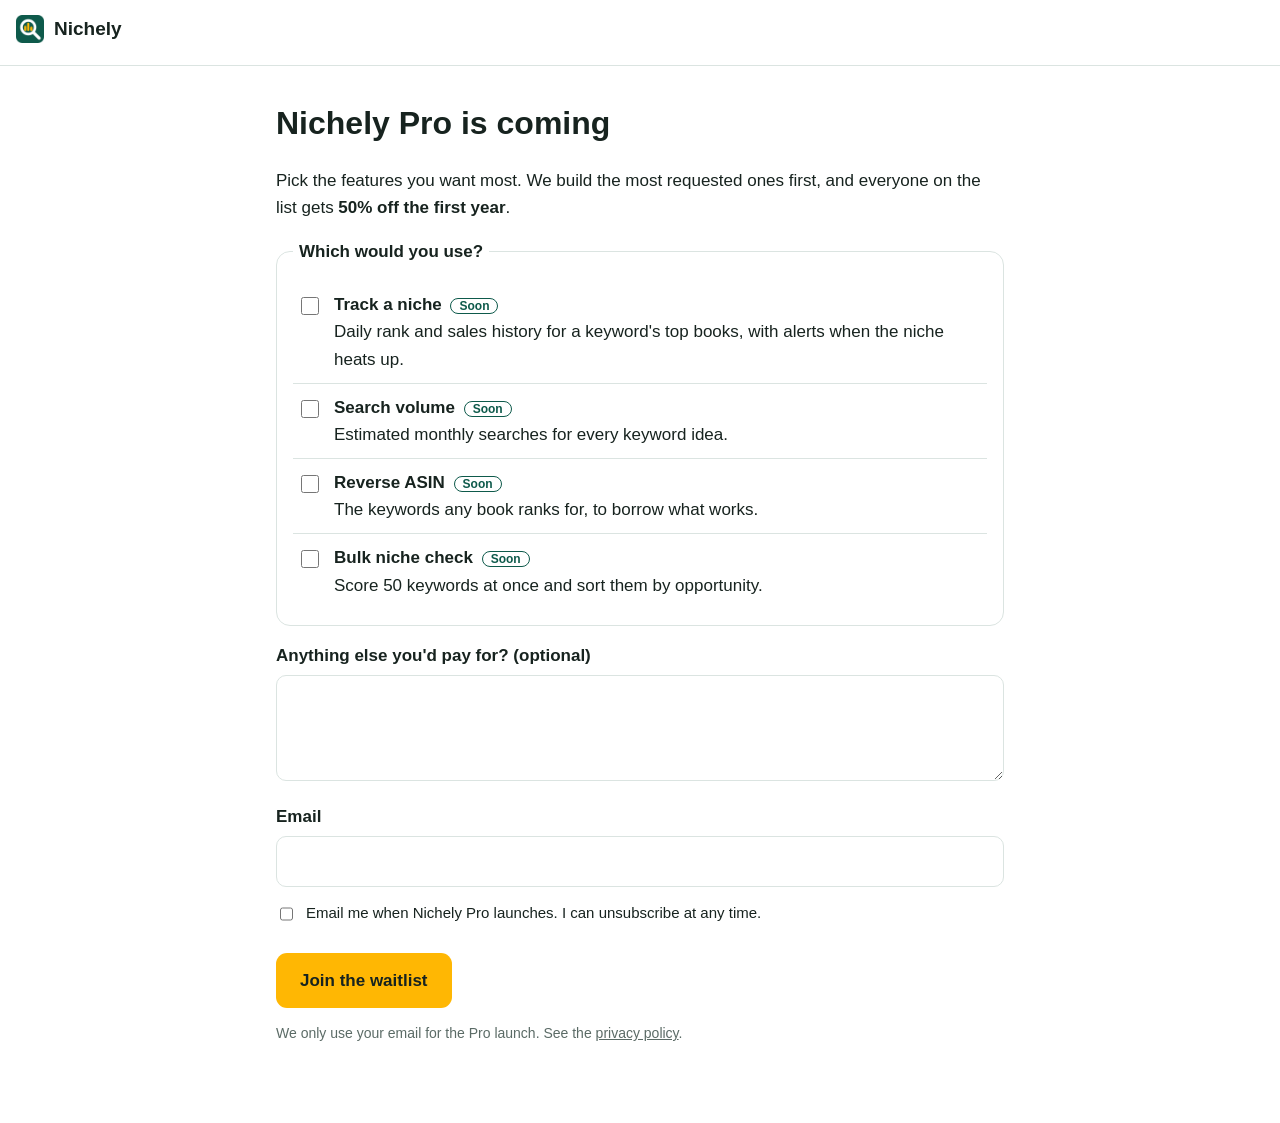
<file: pro/index.html>
<!doctype html>
<html lang="en">
  <head>
    <meta charset="utf-8" />
    <meta name="viewport" content="width=device-width, initial-scale=1" />
    <title>Nichely Pro waitlist</title>
    <meta name="description" content="Tell us which Nichely Pro features you want and get 50% off the first year when Pro launches." />
    <meta name="robots" content="noindex" />
    <link rel="icon" href="../icon128.png" />
    <link rel="stylesheet" href="../style.css" />
    <script>window.dataLayer=window.dataLayer||[];function gtag(){dataLayer.push(arguments);}gtag('consent','default',{ad_storage:'denied',ad_user_data:'denied',ad_personalization:'denied',analytics_storage:'denied',region:["AT","BE","BG","HR","CY","CZ","DK","EE","FI","FR","DE","GR","HU","IE","IT","LV","LT","LU","MT","NL","PL","PT","RO","SK","SI","ES","SE","IS","LI","NO","GB","CH"],wait_for_update:500});gtag('consent','default',{ad_storage:'granted',ad_user_data:'granted',ad_personalization:'granted',analytics_storage:'granted'});gtag('js',new Date());gtag('config','G-MKM07L3RLR');addEventListener('load',function(){setTimeout(function(){var s=document.createElement('script');s.async=true;s.src='https://www.googletagmanager.com/gtag/js?id=G-MKM07L3RLR';document.head.appendChild(s);},1200);});</script>
  </head>
  <body>
    <header class="top"><a href="../" class="logo"><img src="../icon128.png" alt="" width="28" height="28" />Nichely</a></header>
    <main class="doc">
      <h1>Nichely Pro is coming</h1>
      <p>Pick the features you want most. We build the most requested ones first, and everyone on the list gets
        <strong>50% off the first year</strong>.</p>
      <form id="waitlist" class="waitlist">
        <fieldset>
          <legend>Which would you use?</legend>
          <label class="feature"><input type="checkbox" name="feature" value="track" /><span><strong>Track a niche</strong> <em>Soon</em><br />Daily rank and sales history for a keyword's top books, with alerts when the niche heats up.</span></label>
          <label class="feature"><input type="checkbox" name="feature" value="volume" /><span><strong>Search volume</strong> <em>Soon</em><br />Estimated monthly searches for every keyword idea.</span></label>
          <label class="feature"><input type="checkbox" name="feature" value="reverse" /><span><strong>Reverse ASIN</strong> <em>Soon</em><br />The keywords any book ranks for, to borrow what works.</span></label>
          <label class="feature"><input type="checkbox" name="feature" value="bulk" /><span><strong>Bulk niche check</strong> <em>Soon</em><br />Score 50 keywords at once and sort them by opportunity.</span></label>
        </fieldset>
        <label class="field"><span>Anything else you'd pay for? (optional)</span><textarea name="comment" rows="3" maxlength="1000"></textarea></label>
        <label class="field"><span>Email</span><input type="email" name="email" required autocomplete="email" maxlength="200" /></label>
        <label class="consent"><input type="checkbox" name="consent" required /><span>Email me when Nichely Pro launches. I can unsubscribe at any time.</span></label>
        <button class="btn" type="submit" style="border:0;cursor:pointer;font:inherit;font-weight:800">Join the waitlist</button>
        <p class="form-msg" role="alert" hidden></p>
        <p class="muted small">We only use your email for the Pro launch. See the <a href="../privacy.html">privacy policy</a>.</p>
      </form>
      <p id="thanks" class="thanks" role="status" hidden>Thanks! You're on the list. We'll email you when Nichely Pro is ready, with your 50% discount.</p>
    </main>
    <script>
    (function () {
      // Same Google Form as the Leafpost waitlist; "nichely" in Source and in each feature keeps the lists apart.
      var FORM = {
        action: 'https://docs.google.com/forms/d/e/1FAIpQLScdXcUCX0gxzC544GPy_v9pci35rMe7un0DrUK7RWMeKzT53w/formResponse',
        entry: { email: 'entry.791917642', features: 'entry.75689870', comment: 'entry.1451580480', source: 'entry.1357422267' },
      };
      var IDS = ['track', 'volume', 'reverse', 'bulk'];
      var q = new URLSearchParams(location.search);
      var door = IDS.indexOf(q.get('f')) >= 0 ? q.get('f') : '';
      var from = (q.get('from') || 'web').replace(/[^a-z]/g, '').slice(0, 12);
      var version = (q.get('v') || '').replace(/[^0-9.]/g, '').slice(0, 12);
      var form = document.getElementById('waitlist');
      var msg = form.querySelector('.form-msg');
      var box = function (id) { return form.querySelector('input[value="' + id + '"]'); };
      if (door) {
        box(door).checked = true;
        gtag('event', 'nichely_door_' + door, { door_from: from });
      }
      function fail(text) {
        msg.textContent = text;
        msg.hidden = false;
        form.querySelector('button').disabled = false;
      }
      form.addEventListener('submit', function (e) {
        e.preventDefault();
        var picked = IDS.filter(function (id) { return box(id).checked; });
        var comment = form.elements.comment.value.trim();
        if (!picked.length && !comment) return fail('Pick at least one feature, or tell us what you need.');
        var body = new URLSearchParams();
        body.append(FORM.entry.email, form.elements.email.value.trim());
        body.append(FORM.entry.features, picked.map(function (id) { return 'nichely:' + id; }).join(', '));
        body.append(FORM.entry.comment, comment);
        body.append(FORM.entry.source, ['nichely', from, version && 'v' + version, door && 'door=' + door].filter(Boolean).join(' | '));
        form.querySelector('button').disabled = true;
        msg.hidden = true;
        // Google Forms sends no CORS headers: the response is opaque, so a resolved request counts as sent.
        fetch(FORM.action, { method: 'POST', mode: 'no-cors', body: body }).then(function () {
          gtag('event', 'nichely_waitlist_signup', { door_from: from });
          picked.forEach(function (id) { gtag('event', 'nichely_want_' + id); });
          form.hidden = true;
          document.getElementById('thanks').hidden = false;
        }, function () { fail('Something went wrong. Please try again in a minute.'); });
      });
    })();
    </script>
  </body>
</html>
</file>
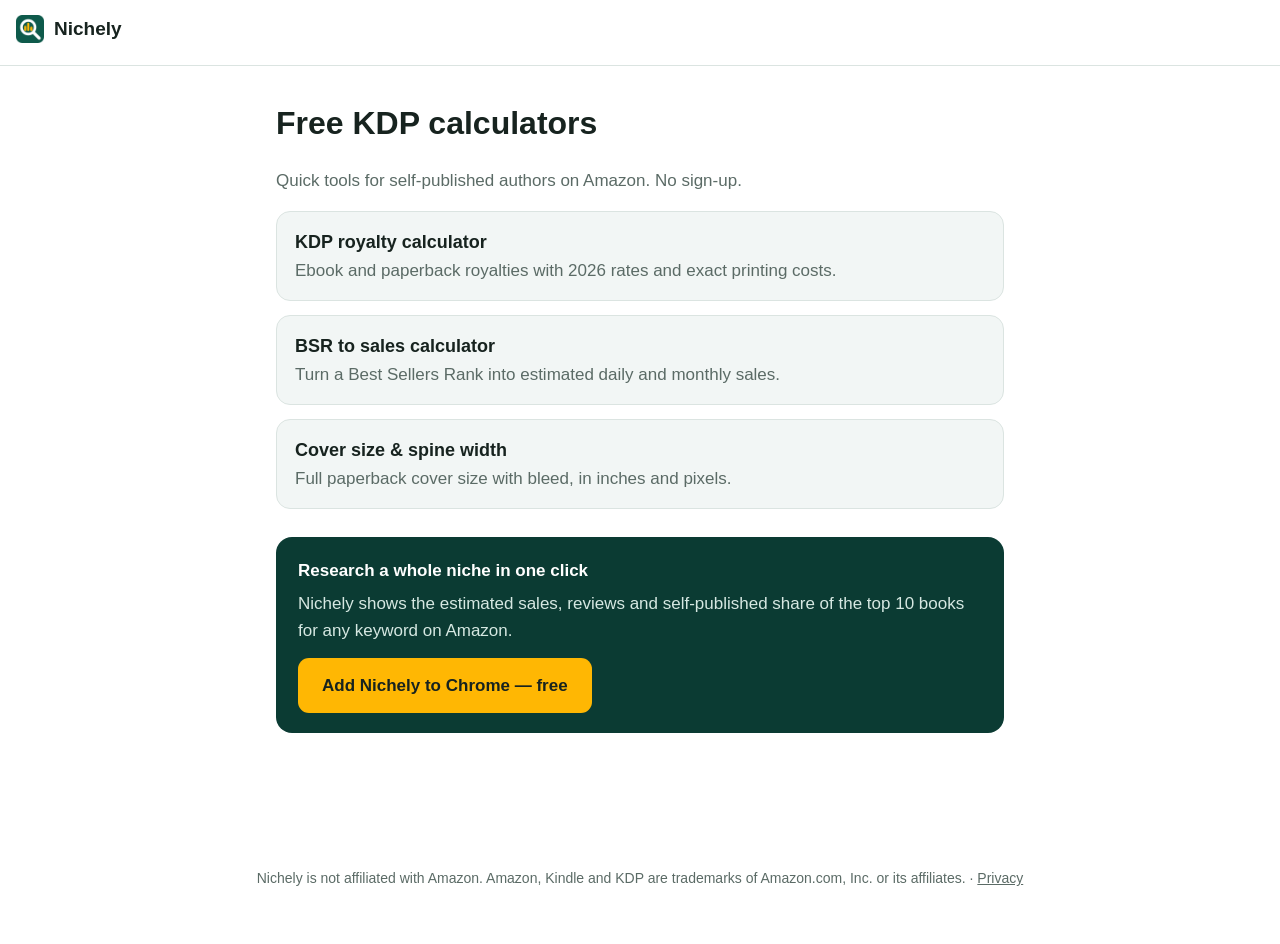
<file: tools/index.html>
<!doctype html>
<html lang="en">
  <head>
    <meta charset="utf-8" />
    <meta name="viewport" content="width=device-width, initial-scale=1" />
    <title>Free KDP Calculators: Royalties, BSR to Sales, Cover Size — Nichely</title>
    <meta name="description" content="Free calculators for KDP authors: royalties with 2026 rates, Amazon BSR to sales, and paperback cover and spine size." />
    <link rel="canonical" href="https://tubetools.online/nichely/tools/" />
    <link rel="icon" href="../icon128.png" />
    <link rel="stylesheet" href="../style.css" />
    <script>window.dataLayer=window.dataLayer||[];function gtag(){dataLayer.push(arguments);}gtag('consent','default',{ad_storage:'denied',ad_user_data:'denied',ad_personalization:'denied',analytics_storage:'denied',region:["AT","BE","BG","HR","CY","CZ","DK","EE","FI","FR","DE","GR","HU","IE","IT","LV","LT","LU","MT","NL","PL","PT","RO","SK","SI","ES","SE","IS","LI","NO","GB","CH"],wait_for_update:500});gtag('consent','default',{ad_storage:'granted',ad_user_data:'granted',ad_personalization:'granted',analytics_storage:'granted'});gtag('js',new Date());gtag('config','G-MKM07L3RLR');addEventListener('load',function(){setTimeout(function(){var s=document.createElement('script');s.async=true;s.src='https://www.googletagmanager.com/gtag/js?id=G-MKM07L3RLR';document.head.appendChild(s);},1200);});</script>
  </head>
  <body>
    <header class="top"><a href="../" class="logo"><img src="../icon128.png" alt="" width="28" height="28" />Nichely</a></header>
    <main class="doc">
      <h1>Free KDP calculators</h1>
      <p class="muted">Quick tools for self-published authors on Amazon. No sign-up.</p>
      <ul class="tools-list">
        <li><a href="../kdp-royalty-calculator/"><strong>KDP royalty calculator</strong><span>Ebook and paperback royalties with 2026 rates and exact printing costs.</span></a></li>
        <li><a href="../bsr-calculator/"><strong>BSR to sales calculator</strong><span>Turn a Best Sellers Rank into estimated daily and monthly sales.</span></a></li>
        <li><a href="../kdp-cover-size-calculator/"><strong>Cover size & spine width</strong><span>Full paperback cover size with bleed, in inches and pixels.</span></a></li>
      </ul>
      <div class="cta">
        <strong>Research a whole niche in one click</strong>
        <p>Nichely shows the estimated sales, reviews and self-published share of the top 10 books for any keyword on Amazon.</p>
        <a class="btn" href="https://chromewebstore.google.com/detail/nmldckeaoldbfkfnenpbclfnhpfdpnnp" rel="noopener">Add Nichely to Chrome — free</a>
      </div>
    </main>
    <footer><p>Nichely is not affiliated with Amazon. Amazon, Kindle and KDP are trademarks of Amazon.com, Inc. or its affiliates. · <a href="../privacy.html">Privacy</a></p></footer>
  </body>
</html>
</file>
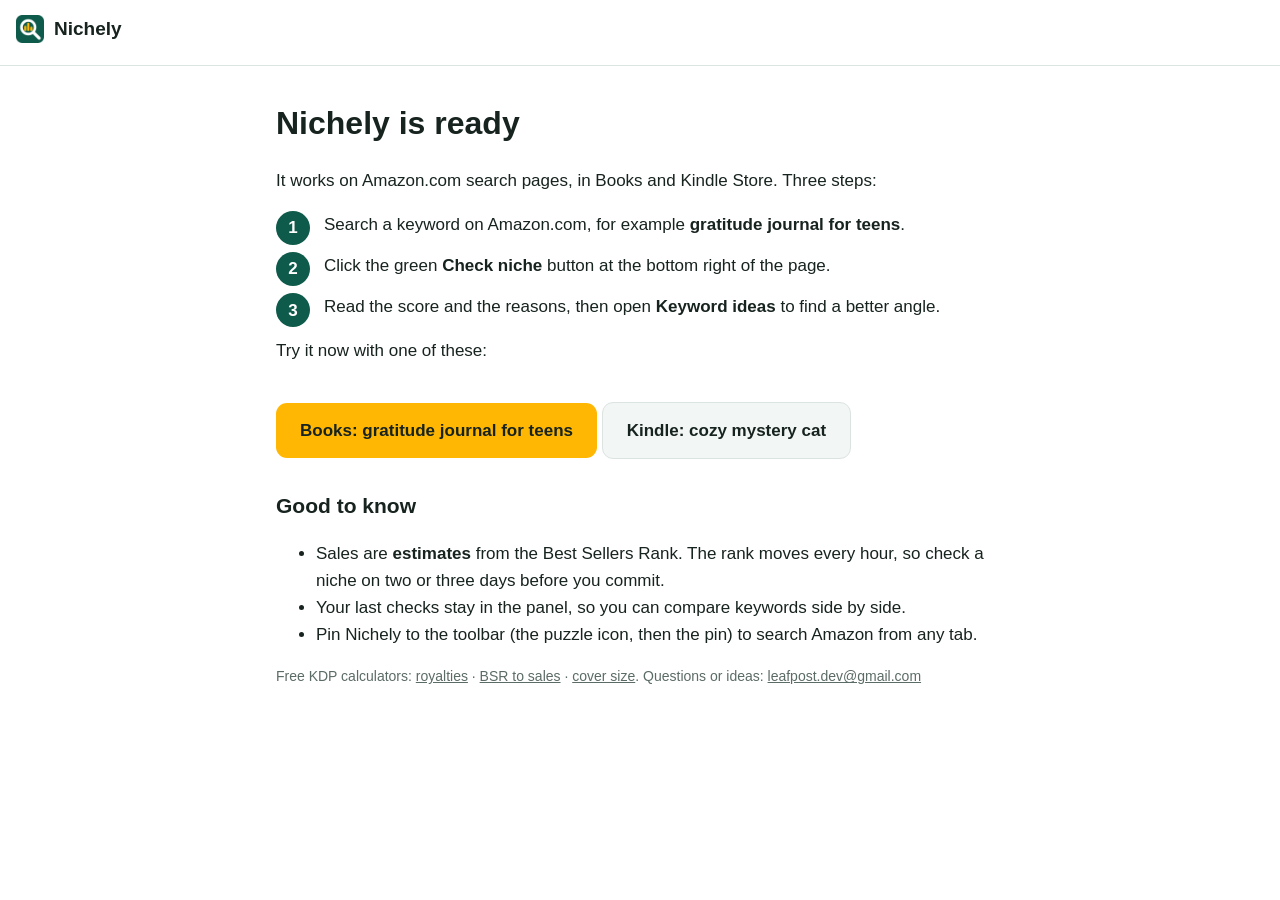
<file: welcome/index.html>
<!doctype html>
<html lang="en">
  <head>
    <meta charset="utf-8" />
    <meta name="viewport" content="width=device-width, initial-scale=1" />
    <title>Welcome to Nichely</title>
    <meta name="description" content="Nichely is installed. Search a keyword on Amazon and click Check niche." />
    <meta name="robots" content="noindex" />
    <link rel="icon" href="../icon128.png" />
    <link rel="stylesheet" href="../style.css" />
    <script>window.dataLayer=window.dataLayer||[];function gtag(){dataLayer.push(arguments);}gtag('consent','default',{ad_storage:'denied',ad_user_data:'denied',ad_personalization:'denied',analytics_storage:'denied',region:["AT","BE","BG","HR","CY","CZ","DK","EE","FI","FR","DE","GR","HU","IE","IT","LV","LT","LU","MT","NL","PL","PT","RO","SK","SI","ES","SE","IS","LI","NO","GB","CH"],wait_for_update:500});gtag('consent','default',{ad_storage:'granted',ad_user_data:'granted',ad_personalization:'granted',analytics_storage:'granted'});gtag('js',new Date());gtag('config','G-MKM07L3RLR');addEventListener('load',function(){setTimeout(function(){var s=document.createElement('script');s.async=true;s.src='https://www.googletagmanager.com/gtag/js?id=G-MKM07L3RLR';document.head.appendChild(s);},1200);});</script>
  </head>
  <body>
    <header class="top"><a href="../" class="logo"><img src="../icon128.png" alt="" width="28" height="28" />Nichely</a></header>
    <main class="doc">
      <h1>Nichely is ready</h1>
      <p>It works on Amazon.com search pages, in Books and Kindle Store. Three steps:</p>
      <ol class="steps">
        <li>Search a keyword on Amazon.com, for example <strong>gratitude journal for teens</strong>.</li>
        <li>Click the green <strong>Check niche</strong> button at the bottom right of the page.</li>
        <li>Read the score and the reasons, then open <strong>Keyword ideas</strong> to find a better angle.</li>
      </ol>
      <p>Try it now with one of these:</p>
      <p>
        <a class="btn try" href="https://www.amazon.com/s?k=gratitude+journal+for+teens&amp;i=stripbooks" data-k="journal">Books: gratitude journal for teens</a>
        <a class="btn try" href="https://www.amazon.com/s?k=cozy+mystery+cat&amp;i=digital-text" data-k="kindle" style="background:var(--surface);color:var(--text);border:1px solid var(--border)">Kindle: cozy mystery cat</a>
      </p>
      <h2>Good to know</h2>
      <ul>
        <li>Sales are <strong>estimates</strong> from the Best Sellers Rank. The rank moves every hour, so check a niche on two or three days before you commit.</li>
        <li>Your last checks stay in the panel, so you can compare keywords side by side.</li>
        <li>Pin Nichely to the toolbar (the puzzle icon, then the pin) to search Amazon from any tab.</li>
      </ul>
      <p class="muted small">Free KDP calculators: <a href="../kdp-royalty-calculator/">royalties</a> · <a href="../bsr-calculator/">BSR to sales</a> · <a href="../kdp-cover-size-calculator/">cover size</a>. Questions or ideas: <a href="mailto:leafpost.dev@gmail.com">leafpost.dev@gmail.com</a></p>
    </main>
    <script>
      document.querySelectorAll('a.try').forEach(function (a) {
        a.addEventListener('click', function () { gtag('event', 'nichely_welcome_try', { example: a.dataset.k }); });
      });
      gtag('event', 'nichely_install', { version: (new URLSearchParams(location.search).get('v') || '').replace(/[^0-9.]/g, '') });
    </script>
  </body>
</html>
</file>
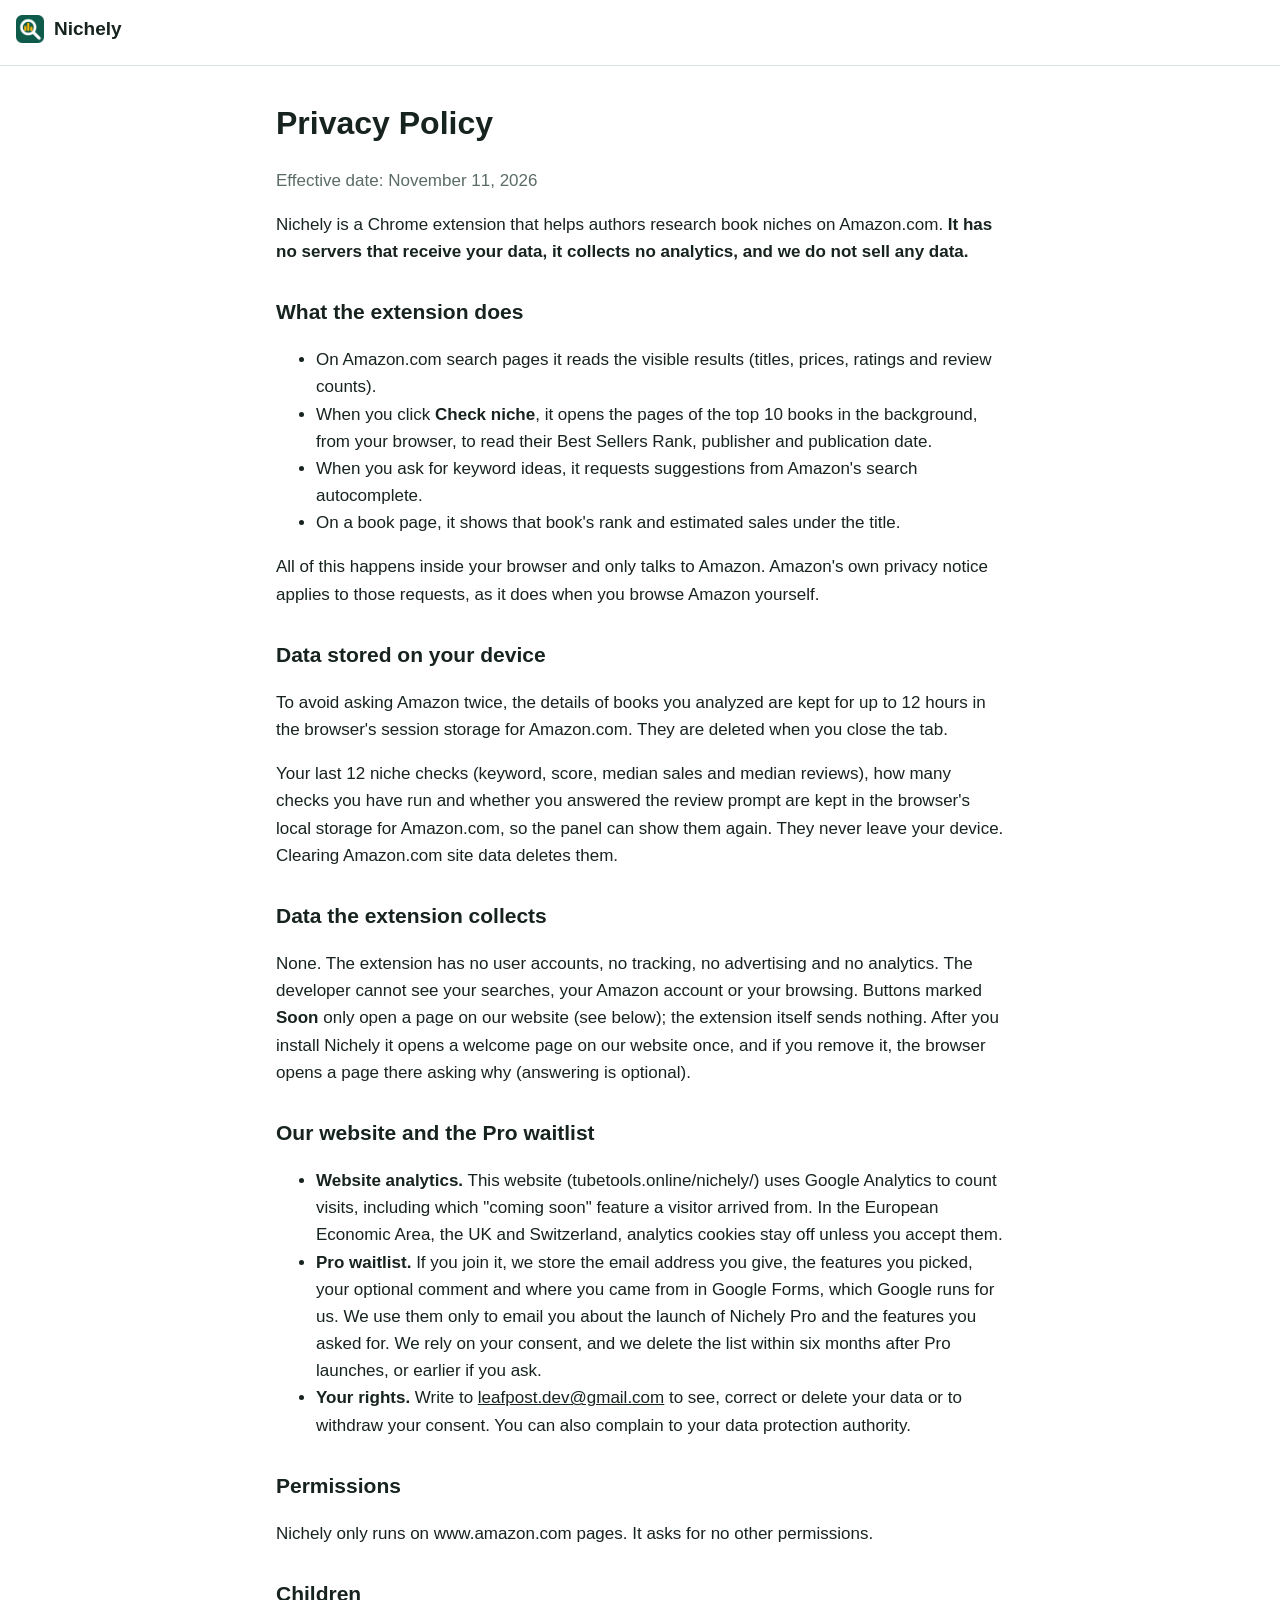
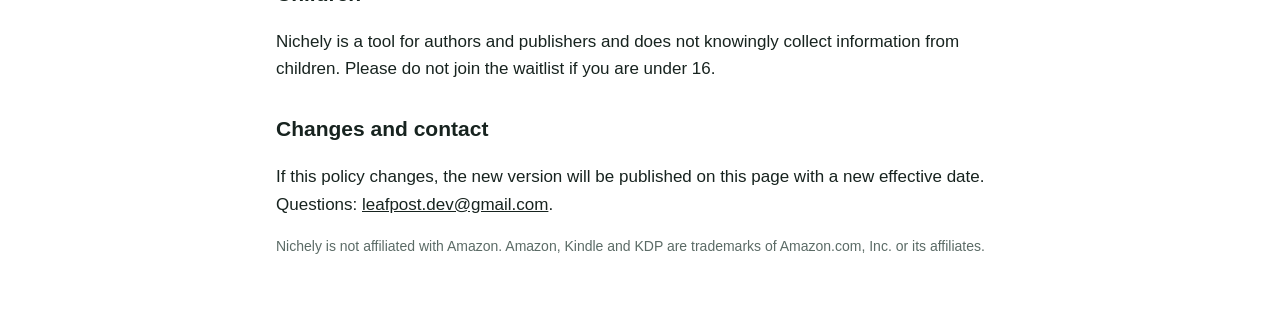
<file: privacy.html>
<!doctype html>
<html lang="en">
  <head>
    <meta charset="utf-8" />
    <meta name="viewport" content="width=device-width, initial-scale=1" />
    <title>Privacy Policy — Nichely</title>
    <meta name="description" content="The Nichely extension collects no personal data. It reads Amazon pages in your browser and sends nothing to us." />
    <link rel="canonical" href="https://tubetools.online/nichely/privacy.html" />
    <link rel="icon" href="icon128.png" />
    <link rel="stylesheet" href="style.css" />
  </head>
  <body>
    <header class="top"><a href="./" class="logo"><img src="icon128.png" alt="" width="28" height="28" />Nichely</a></header>
    <main class="doc">
      <h1>Privacy Policy</h1>
      <p class="muted">Effective date: November 11, 2026</p>

      <p>Nichely is a Chrome extension that helps authors research book niches on Amazon.com. <strong>It has no
        servers that receive your data, it collects no analytics, and we do not sell any data.</strong></p>

      <h2>What the extension does</h2>
      <ul>
        <li>On Amazon.com search pages it reads the visible results (titles, prices, ratings and review counts).</li>
        <li>When you click <strong>Check niche</strong>, it opens the pages of the top 10 books in the background,
          from your browser, to read their Best Sellers Rank, publisher and publication date.</li>
        <li>When you ask for keyword ideas, it requests suggestions from Amazon's search autocomplete.</li>
        <li>On a book page, it shows that book's rank and estimated sales under the title.</li>
      </ul>
      <p>All of this happens inside your browser and only talks to Amazon. Amazon's own privacy notice applies to those
        requests, as it does when you browse Amazon yourself.</p>

      <h2>Data stored on your device</h2>
      <p>To avoid asking Amazon twice, the details of books you analyzed are kept for up to 12 hours in the browser's
        session storage for Amazon.com. They are deleted when you close the tab.</p>
      <p>Your last 12 niche checks (keyword, score, median sales and median reviews), how many checks you have run and
        whether you answered the review prompt are kept in the browser's local storage for Amazon.com, so the panel can
        show them again. They never leave your device. Clearing Amazon.com site data deletes them.</p>

      <h2>Data the extension collects</h2>
      <p>None. The extension has no user accounts, no tracking, no advertising and no analytics. The developer cannot
        see your searches, your Amazon account or your browsing. Buttons marked <strong>Soon</strong> only open a page
        on our website (see below); the extension itself sends nothing. After you install Nichely it opens a welcome page
        on our website once, and if you remove it, the browser opens a page there asking why (answering is optional).</p>

      <h2>Our website and the Pro waitlist</h2>
      <ul>
        <li><strong>Website analytics.</strong> This website (tubetools.online/nichely/) uses Google Analytics to count
          visits, including which "coming soon" feature a visitor arrived from. In the European Economic Area, the UK and
          Switzerland, analytics cookies stay off unless you accept them.</li>
        <li><strong>Pro waitlist.</strong> If you join it, we store the email address you give, the features you picked,
          your optional comment and where you came from in Google Forms, which Google runs for us. We use them only to
          email you about the launch of Nichely Pro and the features you asked for. We rely on your consent, and we
          delete the list within six months after Pro launches, or earlier if you ask.</li>
        <li><strong>Your rights.</strong> Write to <a href="mailto:leafpost.dev@gmail.com">leafpost.dev@gmail.com</a> to
          see, correct or delete your data or to withdraw your consent. You can also complain to your data protection
          authority.</li>
      </ul>

      <h2>Permissions</h2>
      <p>Nichely only runs on www.amazon.com pages. It asks for no other permissions.</p>

      <h2>Children</h2>
      <p>Nichely is a tool for authors and publishers and does not knowingly collect information from children. Please
        do not join the waitlist if you are under 16.</p>

      <h2>Changes and contact</h2>
      <p>If this policy changes, the new version will be published on this page with a new effective date. Questions:
        <a href="mailto:leafpost.dev@gmail.com">leafpost.dev@gmail.com</a>.</p>

      <p class="muted small">Nichely is not affiliated with Amazon. Amazon, Kindle and KDP are trademarks of Amazon.com,
        Inc. or its affiliates.</p>
    </main>
  </body>
</html>
</file>
<file: style.css>
:root { --green: #0e5a4b; --deep: #0b3b33; --amber: #ffb703; --text: #17231f; --muted: #5b6b66; --bg: #ffffff; --surface: #f2f6f5; --border: #dbe4e1; }
@media (prefers-color-scheme: dark) {
  :root:not([data-theme="light"]) { --text: #e7efec; --muted: #9db0aa; --bg: #0f1715; --surface: #18231f; --border: #2a3934; }
}
:root[data-theme="dark"] { --text: #e7efec; --muted: #9db0aa; --bg: #0f1715; --surface: #18231f; --border: #2a3934; }
* { box-sizing: border-box; }
body { margin: 0; font: 17px/1.6 "Segoe UI", -apple-system, Roboto, Helvetica, Arial, sans-serif; color: var(--text); background: var(--bg); }
a { color: inherit; }
img { max-width: 100%; height: auto; }
.inner { max-width: 1080px; margin: 0 auto; padding: 0 16px; }
.top { padding: 14px 16px; border-bottom: 1px solid var(--border); }
.logo { display: inline-flex; align-items: center; gap: 10px; font-weight: 800; text-decoration: none; font-size: 19px; }
.hero { background: radial-gradient(circle at 20% 10%, #13695a, var(--deep) 75%); color: #fff; padding: 56px 0 64px; }
.hero .inner { display: grid; grid-template-columns: 1.05fr 1fr; gap: 40px; align-items: center; }
.hero .logo { margin-bottom: 18px; }
.hero h1 { font-size: 44px; line-height: 1.1; margin: 0 0 16px; }
.hero h1 em { font-style: normal; color: var(--amber); }
.hero p { color: #d6e8e2; font-size: 19px; margin: 0 0 8px; }
.hero img { border-radius: 14px; box-shadow: 0 24px 60px rgba(0,0,0,.4); }
.btn { display: inline-block; margin-top: 20px; padding: 14px 24px; border-radius: 11px; background: var(--amber); color: #17231f; font-weight: 800; text-decoration: none; }
.btn:hover { filter: brightness(.95); }
.note { font-size: 14px; color: #bcd6ce; margin-top: 10px; }
.section { padding: 56px 0; }
.section h2 { font-size: 30px; margin: 0 0 20px; }
.grid { display: grid; grid-template-columns: repeat(3, 1fr); gap: 20px; }
.card { background: var(--surface); border: 1px solid var(--border); border-radius: 14px; padding: 20px; }
.card h3 { margin: 0 0 6px; font-size: 19px; }
.card p { margin: 0; color: var(--muted); }
.steps { counter-reset: s; list-style: none; padding: 0; display: grid; gap: 14px; }
.steps li { counter-increment: s; position: relative; padding-left: 48px; }
.steps li::before { content: counter(s); position: absolute; left: 0; top: 0; width: 34px; height: 34px; border-radius: 50%; background: var(--green); color: #fff; display: grid; place-items: center; font-weight: 800; }
.shots { display: grid; gap: 24px; }
.shots img { border-radius: 14px; border: 1px solid var(--border); }
.pro { background: var(--surface); border-top: 1px solid var(--border); border-bottom: 1px solid var(--border); }
.pro ul { padding-left: 20px; }
.faq h3 { font-size: 18px; margin: 22px 0 4px; }
.faq p { margin: 0; color: var(--muted); }
footer { padding: 28px 16px 40px; text-align: center; color: var(--muted); font-size: 14px; }
.doc { max-width: 760px; margin: 0 auto; padding: 32px 16px 64px; }
.doc h1 { font-size: 32px; margin: 0 0 4px; }
.doc h2 { font-size: 21px; margin-top: 30px; }
.muted { color: var(--muted); }
.small { font-size: 14px; }
.waitlist fieldset { border: 1px solid var(--border); border-radius: 14px; padding: 16px; margin: 0 0 16px; }
.waitlist legend { font-weight: 800; padding: 0 6px; }
.feature { display: flex; gap: 12px; padding: 10px 4px; border-bottom: 1px solid var(--border); cursor: pointer; }
.feature:last-child { border-bottom: 0; }
.feature input { margin-top: 6px; width: 18px; height: 18px; flex: none; }
.feature em { font-style: normal; font-size: 12px; font-weight: 800; color: var(--green); border: 1px solid var(--green); border-radius: 999px; padding: 0 8px; margin-left: 4px; }
.field { display: block; margin: 0 0 14px; }
.field span { display: block; font-weight: 700; margin-bottom: 6px; }
.field input, .field textarea { width: 100%; padding: 11px 12px; border: 1px solid var(--border); border-radius: 10px; font: inherit; background: var(--bg); color: var(--text); }
.consent { display: flex; gap: 10px; font-size: 15px; margin: 4px 0 8px; }
.consent input { margin-top: 5px; flex: none; }
.form-msg { color: #b3261e; font-weight: 700; }
.thanks { background: var(--surface); border-left: 4px solid var(--green); padding: 16px 18px; border-radius: 8px; }
@media (max-width: 820px) {
  .hero .inner { grid-template-columns: 1fr; }
  .hero h1 { font-size: 34px; }
  .grid { grid-template-columns: 1fr; }
}
.calc { background: var(--surface); border: 1px solid var(--border); border-radius: 16px; padding: 20px; margin: 20px 0 28px; }
.calc .inputs { display: grid; grid-template-columns: repeat(auto-fit, minmax(180px, 1fr)); gap: 14px; }
.calc label { display: block; font-weight: 700; font-size: 15px; }
.calc input, .calc select { width: 100%; margin-top: 6px; padding: 10px 12px; border: 1px solid var(--border); border-radius: 10px; font: inherit; background: var(--bg); color: var(--text); }
.results { display: grid; grid-template-columns: repeat(auto-fit, minmax(170px, 1fr)); gap: 12px; margin-top: 18px; }
.result { background: var(--bg); border: 1px solid var(--border); border-radius: 12px; padding: 12px 14px; }
.result b { display: block; font-size: 24px; color: var(--green); }
:root[data-theme="dark"] .result b { color: var(--amber); }
@media (prefers-color-scheme: dark) { :root:not([data-theme="light"]) .result b { color: var(--amber); } }
.result span { font-size: 14px; color: var(--muted); }
.cta { background: var(--deep); color: #fff; border-radius: 16px; padding: 20px 22px; margin: 28px 0; }
.cta p { color: #d6e8e2; margin: 6px 0 0; }
.cta .btn { margin-top: 14px; }
.tools-list { display: grid; gap: 14px; padding: 0; list-style: none; }
.tools-list a { display: block; text-decoration: none; background: var(--surface); border: 1px solid var(--border); border-radius: 14px; padding: 16px 18px; }
.tools-list strong { display: block; font-size: 18px; }
.tools-list span { color: var(--muted); }
table.ref { border-collapse: collapse; width: 100%; font-size: 15px; }
table.ref th, table.ref td { border-bottom: 1px solid var(--border); padding: 8px 6px; text-align: left; }
</file>
